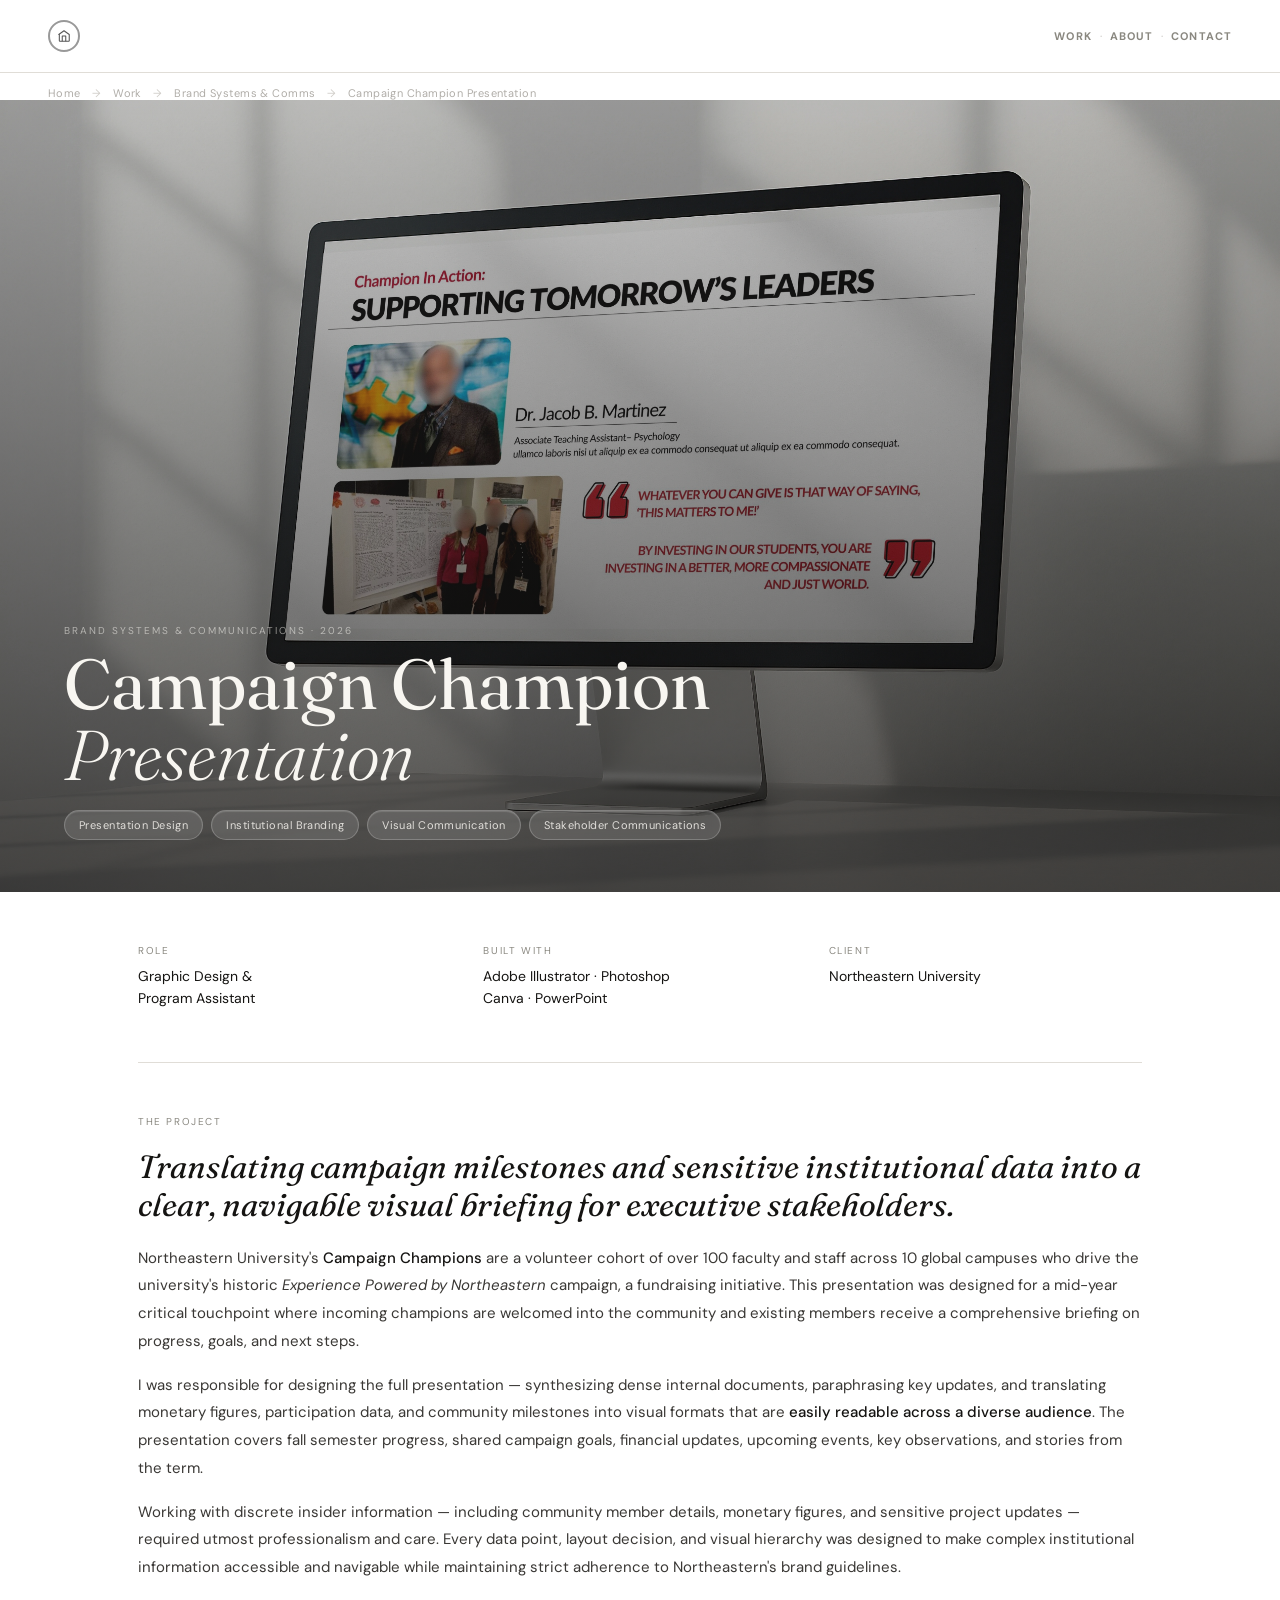
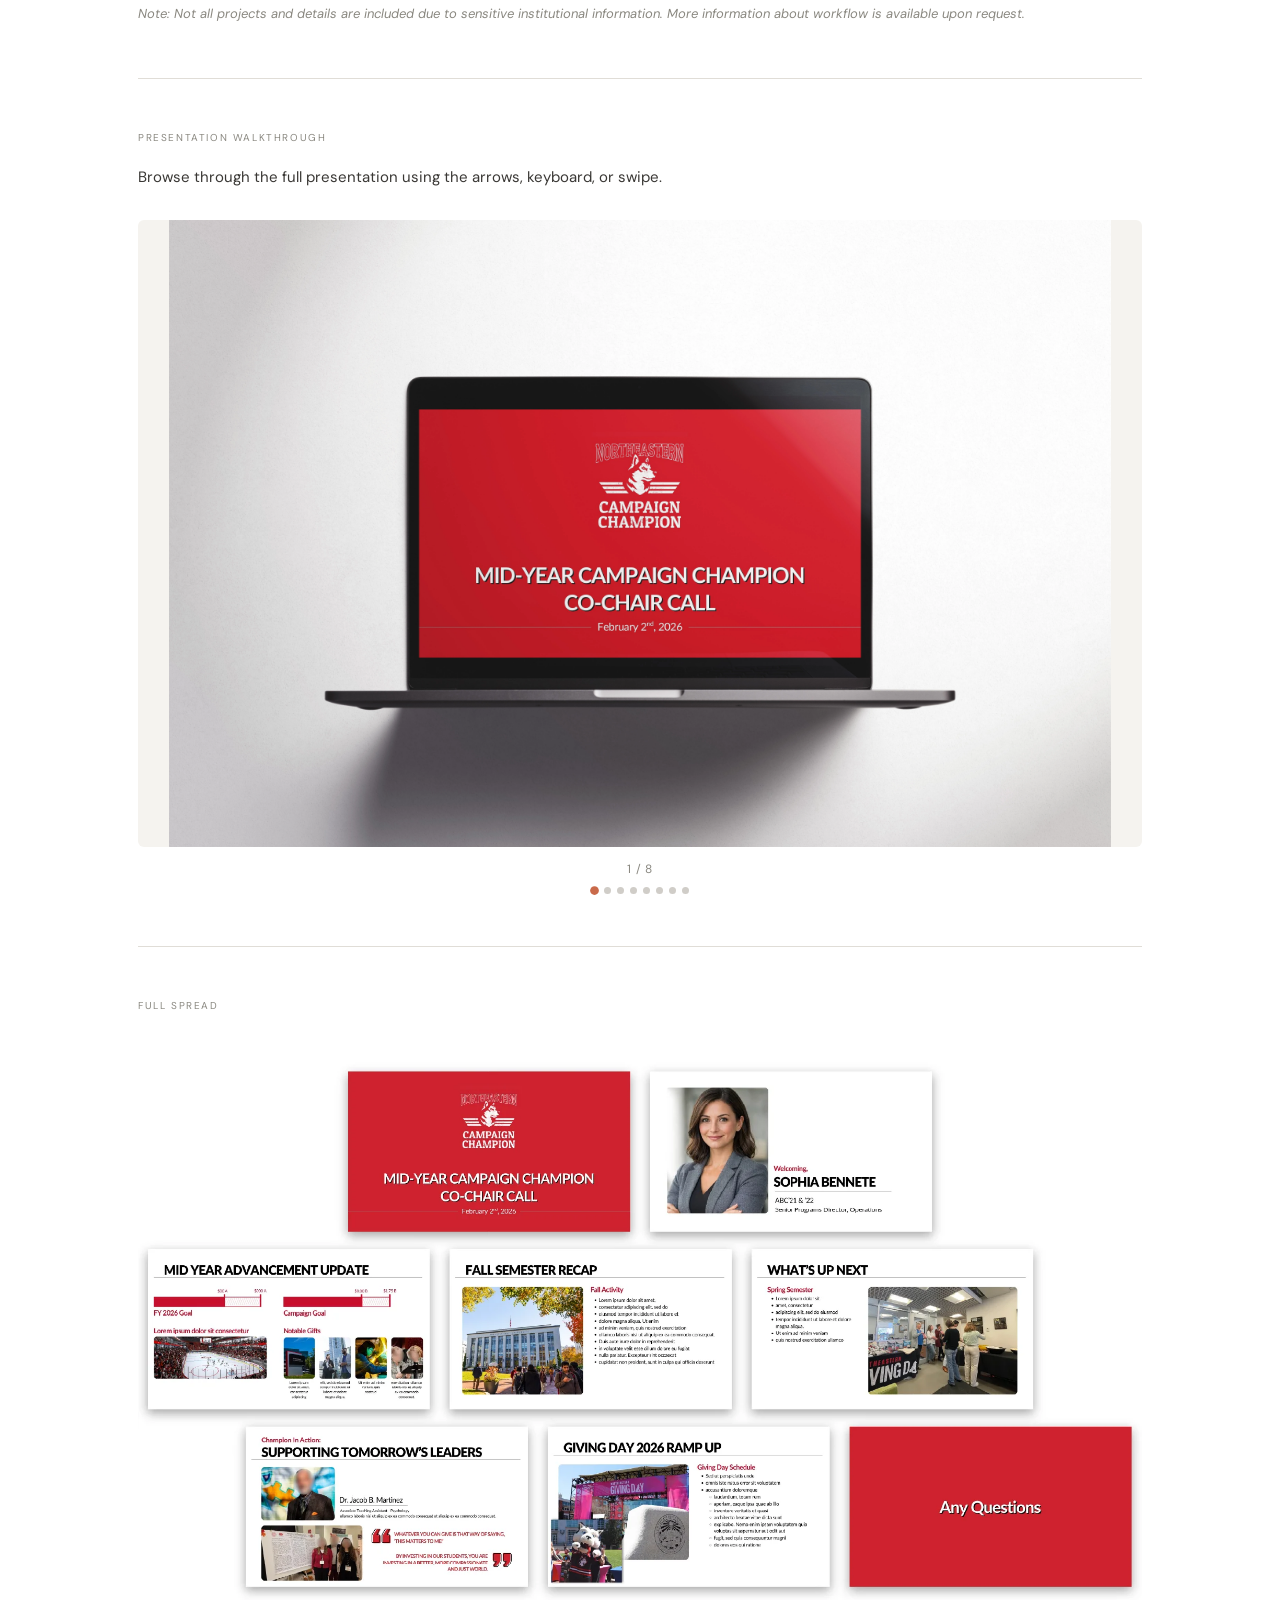
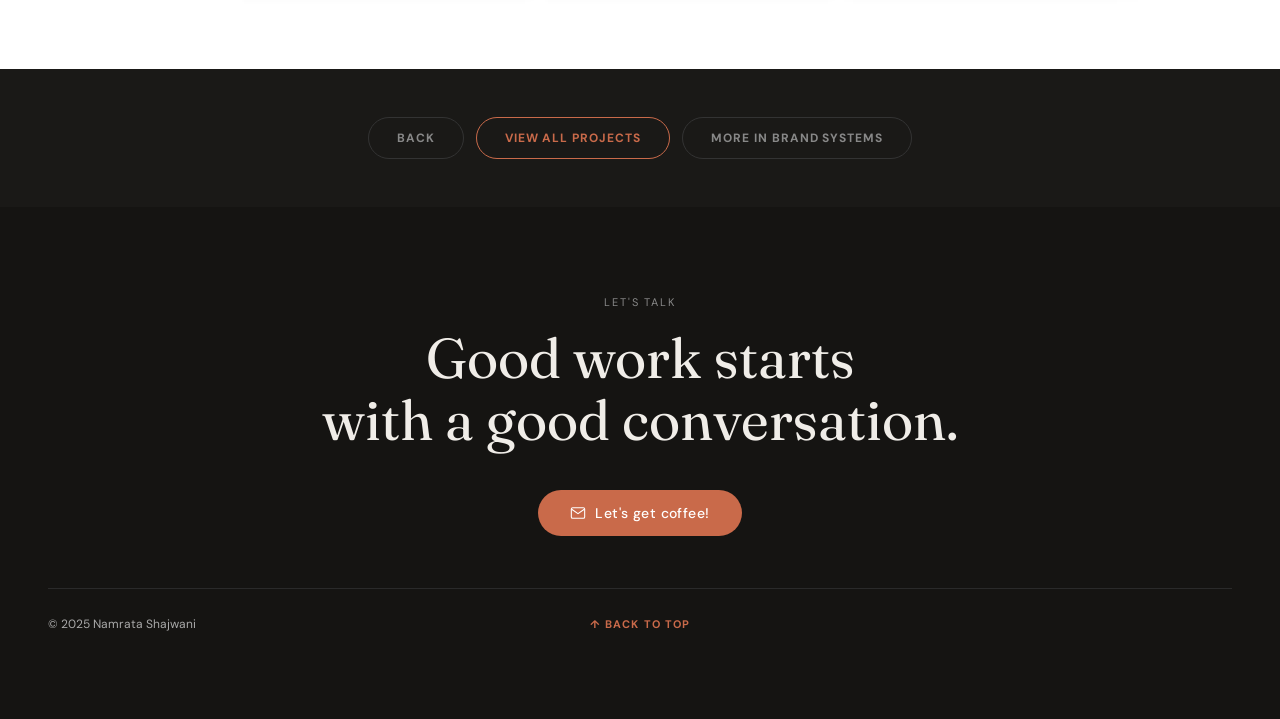
<file: work/cc-presentation.html>
<!DOCTYPE html>
<html lang="en">
<head>
<meta charset="UTF-8">
<meta name="viewport" content="width=device-width,initial-scale=1.0">
<title>Campaign Champion Presentation Design — Namrata Shajwani</title>
<meta name="description" content="Presentation design for Northeastern University's Campaign Champions mid-year Co-Chair Call — briefing stakeholders on progress, goals, and community impact through clear visual communication.">
<link href="https://fonts.googleapis.com/css2?family=Fraunces:ital,wght@0,300;0,400;0,500;0,700;1,300;1,400&family=DM+Sans:wght@300;400;500;700&display=swap" rel="stylesheet">
<link rel="stylesheet" href="../css/style.css">
<link rel="stylesheet" href="../css/project.css">
<style>
/* ── WIDER CONTAINER FOR THIS PROJECT ── */
.proj-container-wide{max-width:1100px;margin:0 auto;padding:0 48px}

/* ── LAPTOP SLIDESHOW ── */
.laptop-slideshow{position:relative;max-width:100%;margin:28px auto 0;user-select:none}
.laptop-screen{position:relative;width:100%;aspect-ratio:16/10;overflow:hidden;background:#f5f3ef;border-radius:6px}
.laptop-screen img{position:absolute;inset:0;width:100%;height:100%;object-fit:contain;opacity:0;transition:opacity .45s ease}
.laptop-screen img.ls-active{opacity:1}

/* slide arrows */
.ls-arrow{position:absolute;top:50%;transform:translateY(-50%);width:40px;height:40px;border-radius:50%;background:rgba(0,0,0,.35);border:none;cursor:pointer;color:#fff;font-size:18px;display:flex;align-items:center;justify-content:center;transition:background .2s,opacity .2s;z-index:5;opacity:0}
.laptop-slideshow:hover .ls-arrow{opacity:1}
.ls-arrow:hover{background:rgba(0,0,0,.65)}
.ls-prev{left:12px}
.ls-next{right:12px}

/* slide counter */
.ls-counter{text-align:center;margin-top:14px;font-size:12px;color:#8A8880;letter-spacing:.06em}

/* dot indicators */
.ls-dots{display:flex;justify-content:center;gap:6px;margin-top:10px}
.ls-dot{width:7px;height:7px;border-radius:50%;background:#D0CDC8;cursor:pointer;transition:background .25s,transform .25s}
.ls-dot.active{background:#C96A4A;transform:scale(1.25)}

/* spread image — full width */
.spread-wrap{margin-top:40px;border-radius:14px;overflow:hidden;background:#EAE8E2}
.spread-wrap img{width:100%;display:block}

@media(max-width:1024px){
  .proj-container-wide{padding:0 32px}
}
@media(max-width:768px){
  .proj-container-wide{padding:0 20px}
  .ls-arrow{width:32px;height:32px;font-size:15px;opacity:1}
  .ls-prev{left:6px}
  .ls-next{right:6px}
}
@media(max-width:480px){
  .proj-container-wide{padding:0 16px}
  .ls-arrow{width:28px;height:28px;font-size:13px}
}
</style>
</head>
<body>

<!-- NAV -->
<nav id="nav" class="nav-solid">
  <a class="nav-circle" id="navCircle" href="../index.html">
    <span class="home-icon" style="opacity:1">
      <svg width="14" height="14" viewBox="0 0 24 24" fill="none">
        <path d="M3 9.5L12 3l9 6.5V20a1 1 0 01-1 1H5a1 1 0 01-1-1V9.5z" stroke="#555" stroke-width="1.8" stroke-linejoin="round"/>
        <polyline points="9,21 9,12 15,12 15,21" stroke="#555" stroke-width="1.8" stroke-linejoin="round"/>
      </svg>
    </span>
  </a>
  <div class="nav-right">
    <a href="../index.html#work">Work</a>
    <span class="nav-sep">·</span>
    <a href="../index.html#about">About</a>
    <span class="nav-sep">·</span>
    <a href="../index.html#contact">Contact</a>
  </div>
</nav>

<!-- BREADCRUMB -->
<div class="breadcrumb">
  <a href="../index.html">Home</a>
  <span class="bc-sep">→</span>
  <a href="../index.html#work">Work</a>
  <span class="bc-sep">→</span>
  <a href="all.html?cat=brand">Brand Systems & Comms</a>
  <span class="bc-sep">→</span>
  Campaign Champion Presentation
</div>

<!-- HERO -->
<div class="proj-hero">
  <img src="../images/work/cc-presentation/cc-presentation-heroimage.webp" alt="Campaign Champion Presentation — Northeastern University">
  <div class="proj-hero-overlay"></div>
  <div class="proj-hero-content">
    <div class="proj-hero-cat">Brand Systems & Communications · 2026</div>
    <div class="proj-hero-title">Campaign Champion<br><em>Presentation</em></div>
    <div class="pill-row">
      <span class="kpill">Presentation Design</span>
      <span class="kpill">Institutional Branding</span> 
      <span class="kpill">Visual Communication</span>
      <span class="kpill">Stakeholder Communications</span>
    </div>
  </div>
</div>

<div class="proj-container-wide">

  <!-- META -->
  <div class="meta-row">
    <div>
      <div class="meta-label">Role</div>
      <div class="meta-value">Graphic Design &<br>Program Assistant</div>
    </div>
    <div>
      <div class="meta-label">Built with</div>
      <div class="meta-value">Adobe Illustrator · Photoshop<br>Canva · PowerPoint</div>
    </div>
    <div>
      <div class="meta-label">Client</div>
      <div class="meta-value">Northeastern University</div>
    </div>
  </div>

  <!-- THE PROJECT -->
  <div class="proj-section">
    <div class="proj-sec-label">The Project</div>
    <div class="proj-sec-headline">Translating campaign milestones and sensitive institutional data into a clear, navigable visual briefing for executive stakeholders.</div>
    <div class="proj-body">
      <p>Northeastern University's <strong>Campaign Champions</strong> are a volunteer cohort of over 100 faculty and staff across 10 global campuses who drive the university's historic <em>Experience Powered by Northeastern</em> campaign, a fundraising initiative. This presentation was designed for a mid-year critical touchpoint where incoming champions are welcomed into the community and existing members receive a comprehensive briefing on progress, goals, and next steps.</p>
      <p>I was responsible for designing the full presentation — synthesizing dense internal documents, paraphrasing key updates, and translating monetary figures, participation data, and community milestones into visual formats that are <strong>easily readable across a diverse audience</strong>. The presentation covers fall semester progress, shared campaign goals, financial updates, upcoming events, key observations, and stories from the term.</p>
      <p>Working with discrete insider information — including community member details, monetary figures, and sensitive project updates — required utmost professionalism and care. Every data point, layout decision, and visual hierarchy was designed to make complex institutional information accessible and navigable while maintaining strict adherence to Northeastern's brand guidelines.</p>
      <p style="font-size:13px;color:#8A8880;margin-top:20px;font-style:italic">Note: Not all projects and details are included due to sensitive institutional information. More information about workflow is available upon request.</p>
    </div>
  </div>

  <!-- INTERACTIVE PRESENTATION SLIDESHOW -->
  <div class="proj-section">
    <div class="proj-sec-label">Presentation Walkthrough</div>
    <div class="proj-body" style="margin-bottom:8px">
      <p>Browse through the full presentation using the arrows, keyboard, or swipe.</p>
    </div>

    <div class="laptop-slideshow" id="laptopSlideshow" tabindex="0">
      <div class="laptop-screen" id="laptopScreen">
        <img src="../images/work/cc-presentation/cc1.webp" alt="Slide 1" class="ls-active" loading="lazy">
        <img src="../images/work/cc-presentation/cc2.webp" alt="Slide 2" loading="lazy">
        <img src="../images/work/cc-presentation/cc3.webp" alt="Slide 3" loading="lazy">
        <img src="../images/work/cc-presentation/cc4.webp" alt="Slide 4" loading="lazy">
        <img src="../images/work/cc-presentation/cc5.webp" alt="Slide 5" loading="lazy">
        <img src="../images/work/cc-presentation/cc6.webp" alt="Slide 6" loading="lazy">
        <img src="../images/work/cc-presentation/cc7.webp" alt="Slide 7" loading="lazy">
        <img src="../images/work/cc-presentation/cc8.webp" alt="Slide 8" loading="lazy">
      </div>
      <button class="ls-arrow ls-prev" id="lsPrev">‹</button>
      <button class="ls-arrow ls-next" id="lsNext">›</button>
      <div class="ls-counter"><span id="lsCurrent">1</span> / <span id="lsTotal">8</span></div>
      <div class="ls-dots" id="lsDots"></div>
    </div>
  </div>

  <!-- SPREAD VIEW -->
  <div class="proj-section">
    <div class="proj-sec-label">Full Spread</div>
    <div class="spread-wrap">
      <img src="../images/work/cc-presentation/cc-presentation-spread.webp" alt="All slides spread view" loading="lazy">
    </div>
  </div>

</div>

<!-- PROJECT NAVIGATION -->
<div class="proj-nav">
  <a class="pn-btn" href="javascript:history.back()">
    <span class="pn-arrow pn-arrow-left">←</span>
    Back
  </a>
  <a class="pn-btn pn-btn-active" href="all.html">
    View All Projects
  </a>
  <a class="pn-btn" href="all.html?cat=brand">
    More in Brand Systems
    <span class="pn-arrow pn-arrow-right">→</span>
  </a>
</div>

<!-- CONTACT -->
<div class="contact" id="contact">
  <div class="contact-pre">Let's talk</div>
  <div class="contact-head">Good work starts<br>with a good conversation.</div>
  <div class="c-btns">
    <a class="c-btn-coffee" href="mailto:shajwaninamrata@gmail.com?subject=Let's%20chat%20more%20over%20coffee">
      <svg width="16" height="16" viewBox="0 0 24 24" fill="none"><path d="M4 4h16c1.1 0 2 .9 2 2v12c0 1.1-.9 2-2 2H4c-1.1 0-2-.9-2-2V6c0-1.1.9-2 2-2z" stroke="#fff" stroke-width="1.6"/><polyline points="22,6 12,13 2,6" stroke="#fff" stroke-width="1.6"/></svg>
      Let's get coffee!
    </a>
  </div>
  <div class="contact-foot">
    <span class="contact-copy">© 2025 Namrata Shajwani</span>
    <button class="back-btn" onclick="window.scrollTo({top:0,behavior:'smooth'})">↑ Back to top</button>
    <span></span>
  </div>
</div>

<script src="../js/main.js"></script>
<script>
// ── LAPTOP SLIDESHOW ──
(function(){
  var screen=document.getElementById('laptopScreen');
  var slides=screen.querySelectorAll('img');
  var prevBtn=document.getElementById('lsPrev');
  var nextBtn=document.getElementById('lsNext');
  var counter=document.getElementById('lsCurrent');
  var dotsWrap=document.getElementById('lsDots');
  var slideshow=document.getElementById('laptopSlideshow');
  var total=slides.length;
  var cur=0;

  for(var i=0;i<total;i++){
    var d=document.createElement('div');
    d.className='ls-dot'+(i===0?' active':'');
    d.setAttribute('data-i',i);
    d.addEventListener('click',function(){goTo(parseInt(this.getAttribute('data-i')))});
    dotsWrap.appendChild(d);
  }
  var dots=dotsWrap.querySelectorAll('.ls-dot');

  function goTo(idx){
    slides[cur].classList.remove('ls-active');
    dots[cur].classList.remove('active');
    cur=((idx%total)+total)%total;
    slides[cur].classList.add('ls-active');
    dots[cur].classList.add('active');
    counter.textContent=cur+1;
  }

  prevBtn.addEventListener('click',function(){goTo(cur-1)});
  nextBtn.addEventListener('click',function(){goTo(cur+1)});

  slideshow.addEventListener('keydown',function(e){
    if(e.key==='ArrowLeft'||e.key==='ArrowUp'){e.preventDefault();goTo(cur-1)}
    if(e.key==='ArrowRight'||e.key==='ArrowDown'){e.preventDefault();goTo(cur+1)}
  });
  var inView=false;
  if('IntersectionObserver' in window){
    new IntersectionObserver(function(entries){inView=entries[0].isIntersecting},{threshold:.3}).observe(slideshow);
  }
  document.addEventListener('keydown',function(e){
    if(!inView)return;
    if(e.key==='ArrowLeft'){e.preventDefault();goTo(cur-1)}
    if(e.key==='ArrowRight'){e.preventDefault();goTo(cur+1)}
  });

  var sx=0,sy=0;
  screen.addEventListener('touchstart',function(e){sx=e.touches[0].clientX;sy=e.touches[0].clientY},{passive:true});
  screen.addEventListener('touchend',function(e){
    var dx=e.changedTouches[0].clientX-sx;
    var dy=e.changedTouches[0].clientY-sy;
    if(Math.abs(dx)>Math.abs(dy)&&Math.abs(dx)>40){dx<0?goTo(cur+1):goTo(cur-1)}
  },{passive:true});

  var wheelCooldown=false;
  slideshow.addEventListener('wheel',function(e){
    if(wheelCooldown)return;
    // only respond to horizontal swipes (trackpad), ignore vertical scroll
    if(Math.abs(e.deltaX)<Math.abs(e.deltaY))return;
    if(Math.abs(e.deltaX)>15){
      e.preventDefault();
      e.deltaX>0?goTo(cur+1):goTo(cur-1);
      wheelCooldown=true;
      setTimeout(function(){wheelCooldown=false},500);
    }
  },{passive:false});
})();
</script>
</body>
</html>
</file>
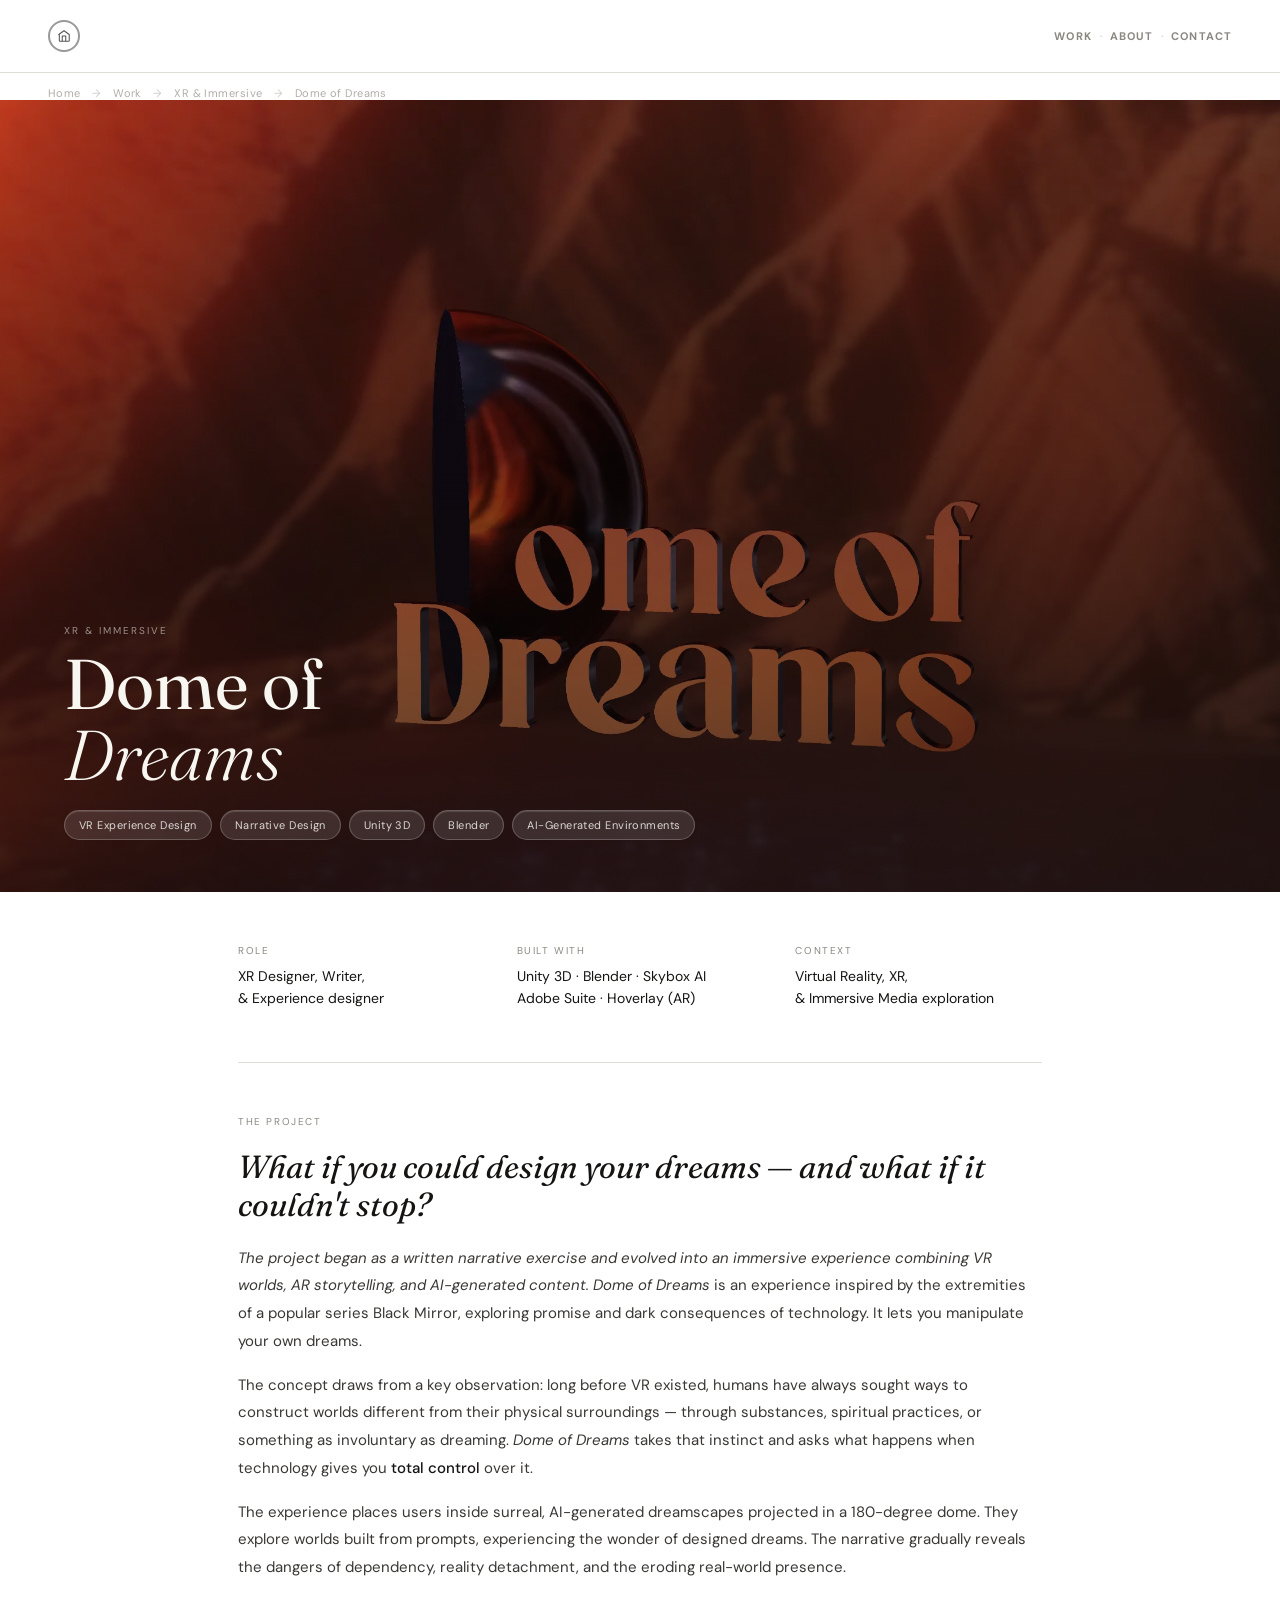
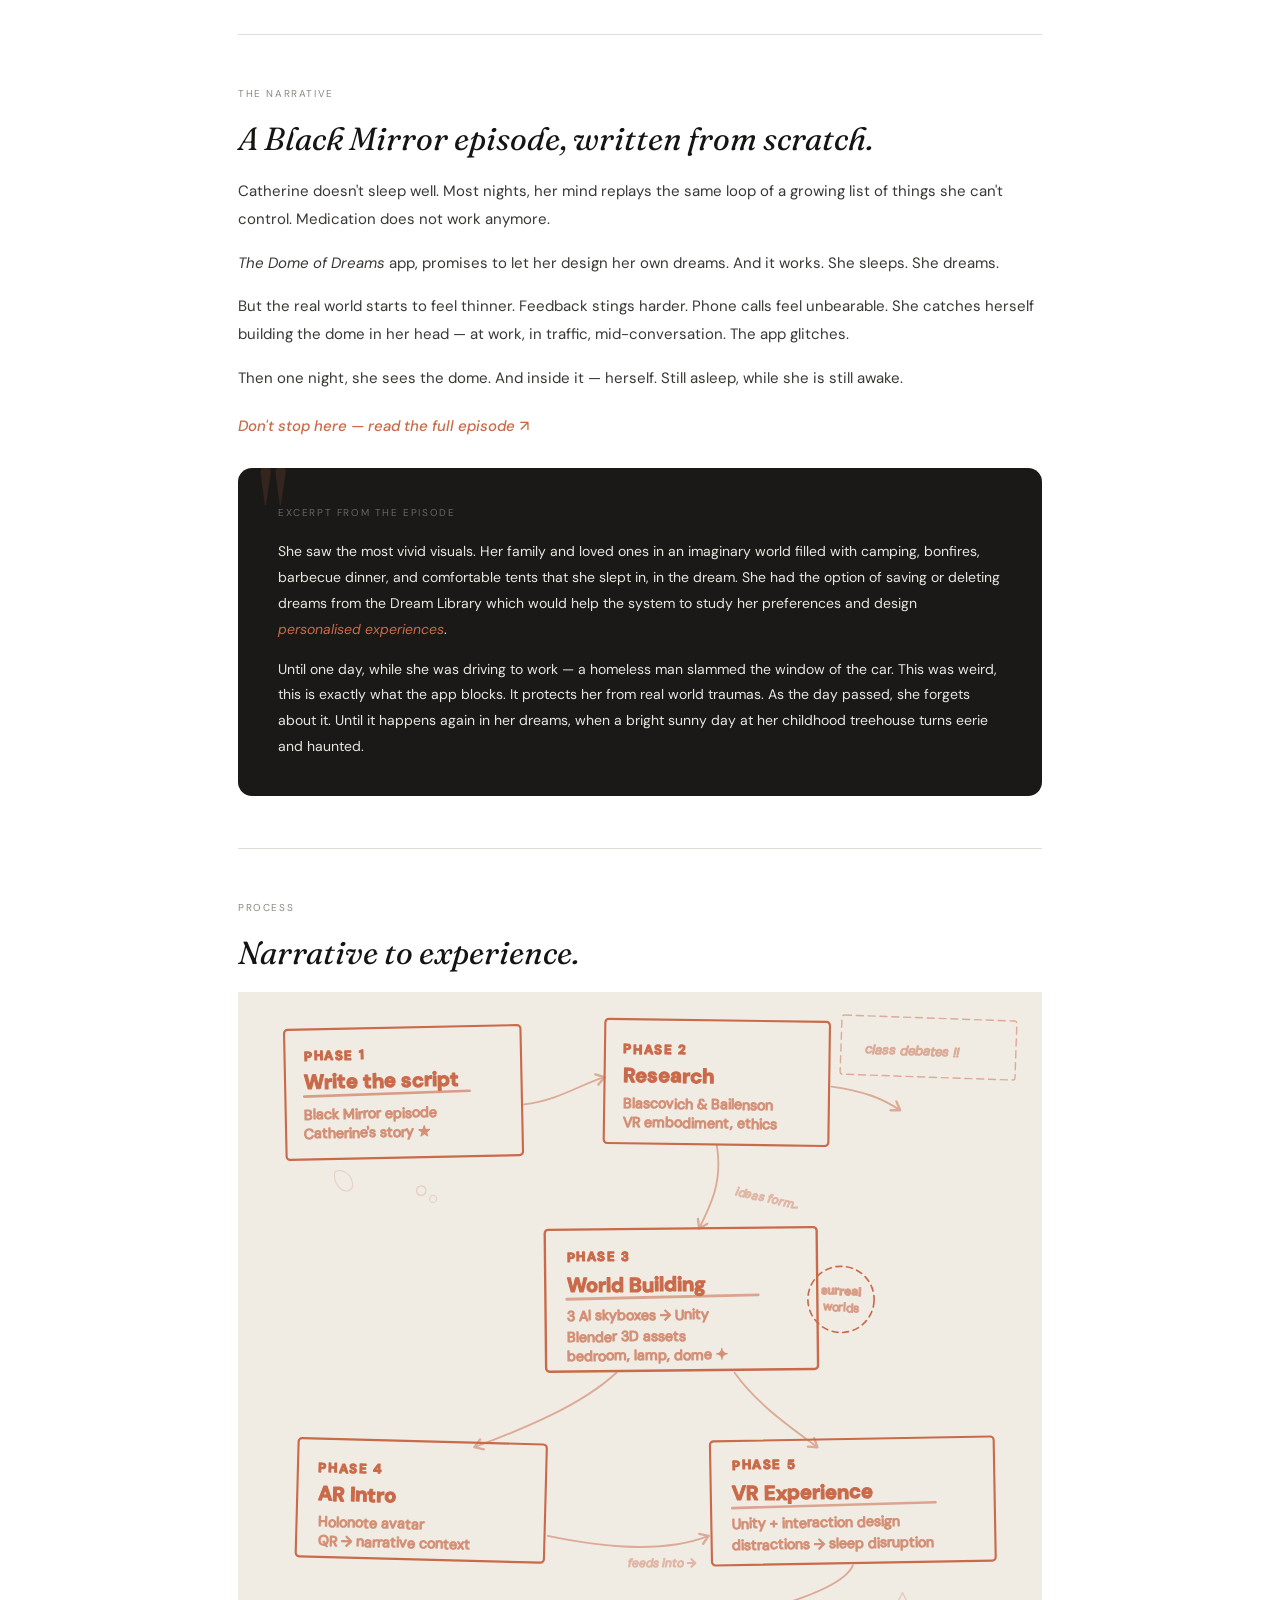
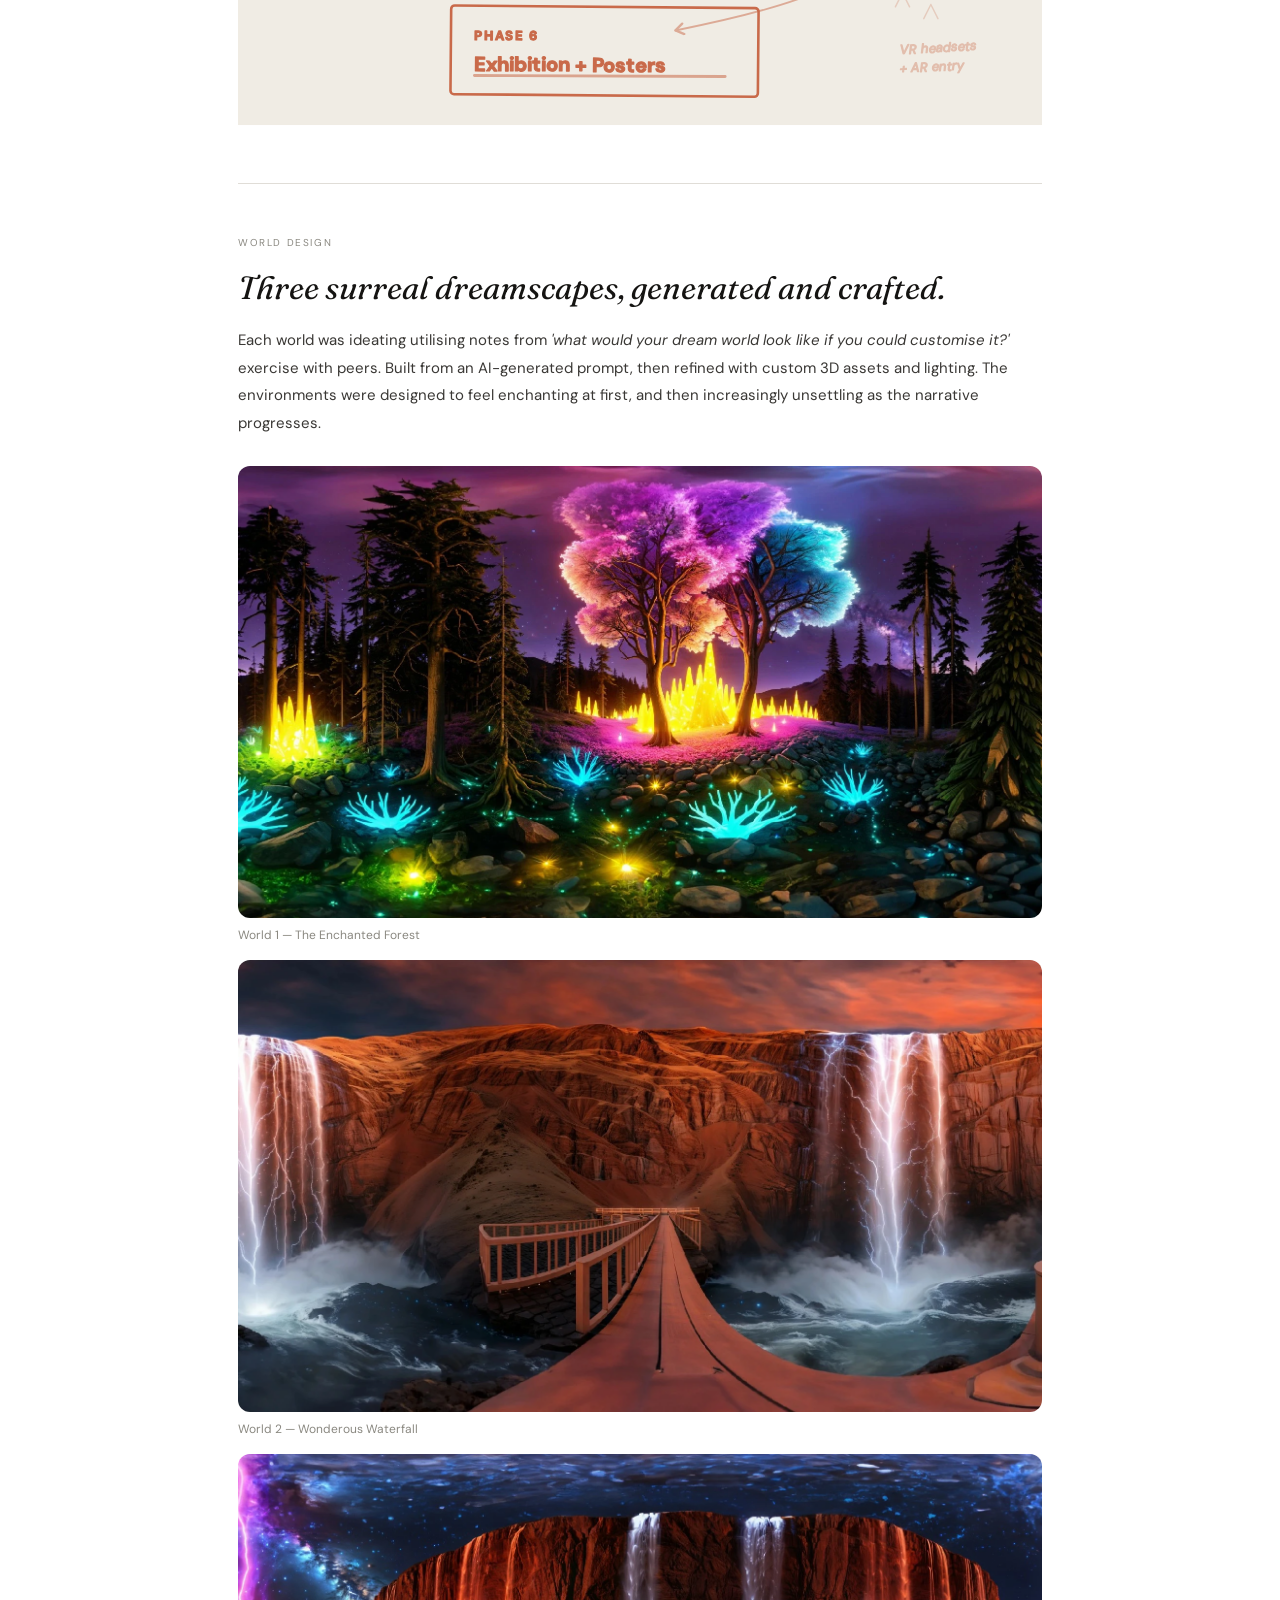
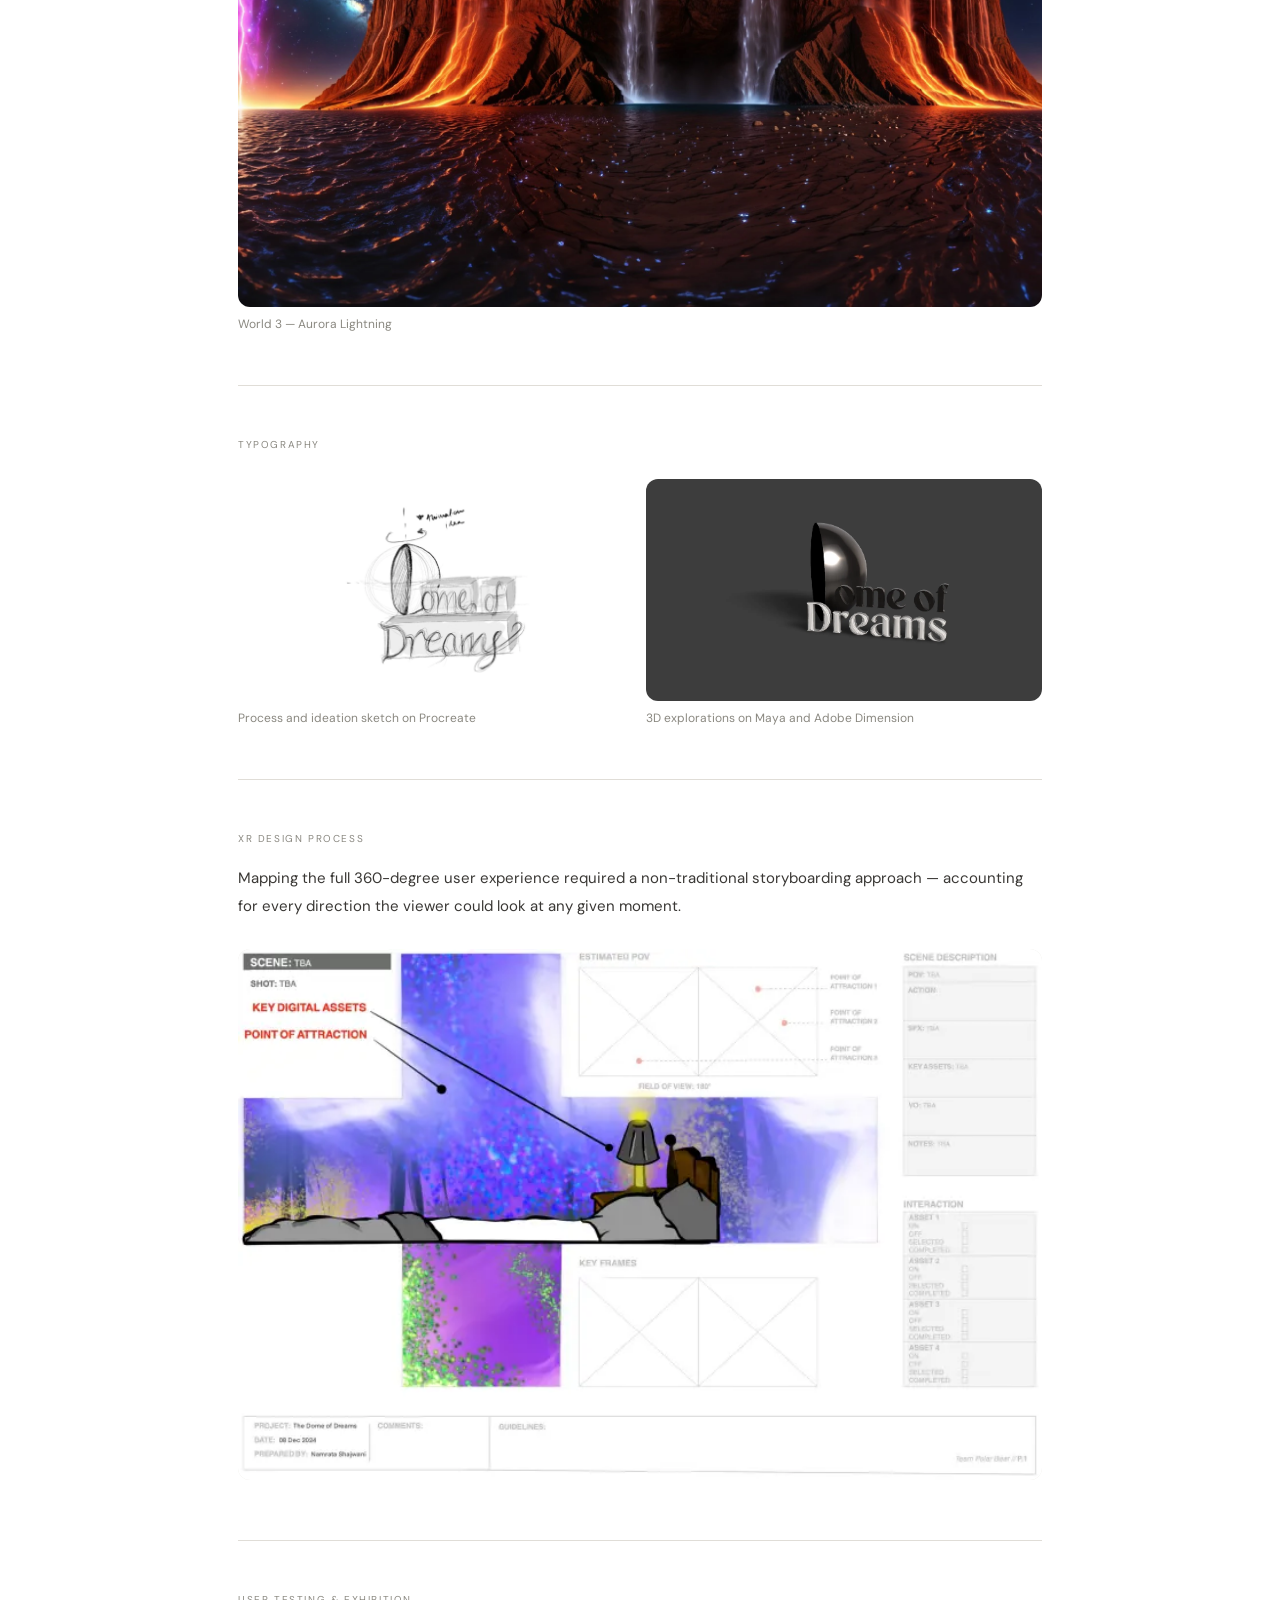
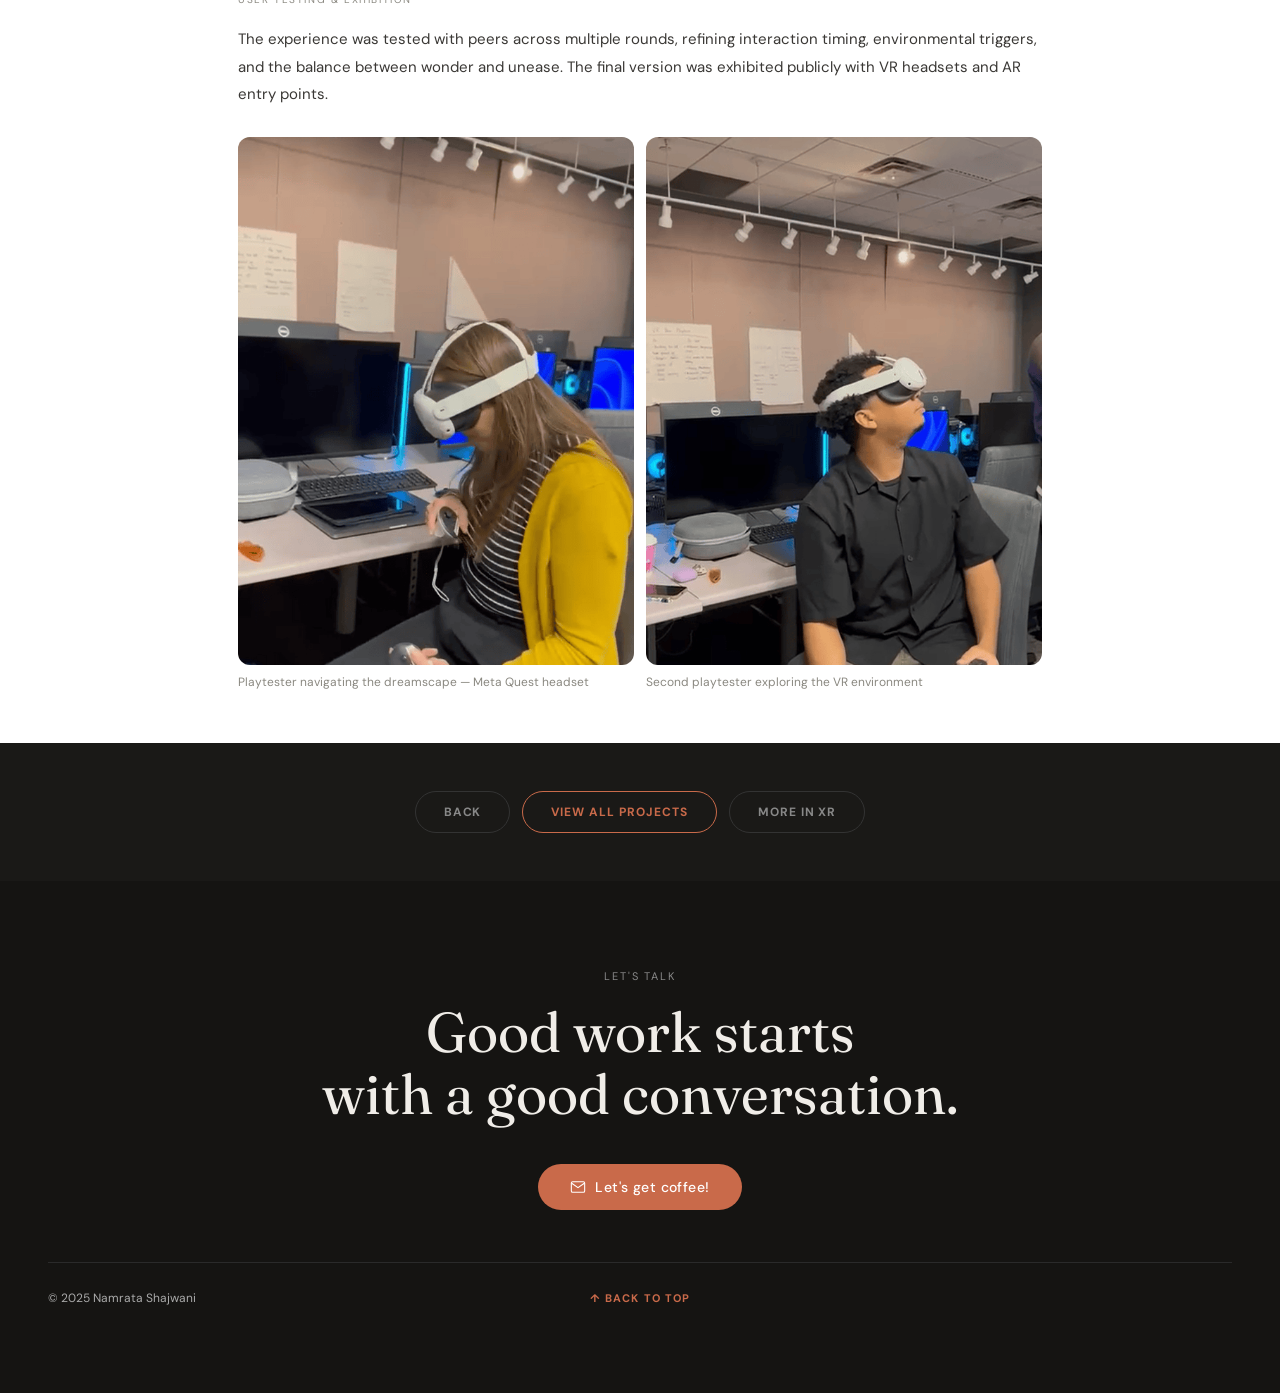
<file: work/dome-of-dreams.html>
<!DOCTYPE html>
<html lang="en">
<head>
<meta charset="UTF-8">
<meta name="viewport" content="width=device-width,initial-scale=1.0">
<title>Dome of Dreams — Namrata Shajwani</title>
<meta name="description" content="A Black Mirror-inspired VR experience exploring dream manipulation, lucid dreaming, and the ethics of immersive technology — built with Unity 3D, Blender, and AI-generated worlds.">
<link href="https://fonts.googleapis.com/css2?family=Fraunces:ital,wght@0,300;0,400;0,500;0,700;1,300;1,400&family=DM+Sans:wght@300;400;500;700&display=swap" rel="stylesheet">
<link rel="stylesheet" href="../css/style.css">
<link rel="stylesheet" href="../css/project.css">
<style>
/* narrative excerpt */
.narrative-block{background:#1a1917;border-radius:14px;padding:36px 40px;margin-top:28px;color:#E8E6E0;font-size:14px;line-height:1.85;position:relative;overflow:hidden}
.narrative-block::before{content:'"';position:absolute;top:-10px;left:20px;font-family:'Fraunces',serif;font-size:120px;color:rgba(201,106,74,.15);line-height:1}
.narrative-block p{margin-bottom:14px;position:relative;z-index:1}
.narrative-block p:last-child{margin-bottom:0}
.narrative-block em{color:#C96A4A;font-style:italic}
.narrative-label{font-size:10px;letter-spacing:.16em;color:#666;text-transform:uppercase;margin-bottom:16px;position:relative;z-index:1}

/* full-width single image */
.img-single{margin-top:28px}
.img-single .img-wrap{border-radius:12px;overflow:hidden;background:#EAE8E2}
.img-single .img-wrap img{width:100%;height:auto;object-fit:contain;display:block}

@media(max-width:768px){
  .narrative-block{padding:28px 24px}
}
@media(max-width:480px){
  .narrative-block{padding:24px 20px;font-size:13px}
}
</style>
</head>
<body>

<!-- NAV -->
<nav id="nav" class="nav-solid">
  <a class="nav-circle" id="navCircle" href="../index.html">
    <span class="home-icon" style="opacity:1">
      <svg width="14" height="14" viewBox="0 0 24 24" fill="none">
        <path d="M3 9.5L12 3l9 6.5V20a1 1 0 01-1 1H5a1 1 0 01-1-1V9.5z" stroke="#555" stroke-width="1.8" stroke-linejoin="round"/>
        <polyline points="9,21 9,12 15,12 15,21" stroke="#555" stroke-width="1.8" stroke-linejoin="round"/>
      </svg>
    </span>
  </a>
  <div class="nav-right">
    <a href="../index.html#work">Work</a>
    <span class="nav-sep">·</span>
    <a href="../index.html#about">About</a>
    <span class="nav-sep">·</span>
    <a href="../index.html#contact">Contact</a>
  </div>
</nav>

<!-- BREADCRUMB -->
<div class="breadcrumb">
  <a href="../index.html">Home</a>
  <span class="bc-sep">→</span>
  <a href="../index.html#work">Work</a>
  <span class="bc-sep">→</span>
  <a href="all.html?cat=xr">XR & Immersive</a>
  <span class="bc-sep">→</span>
  Dome of Dreams
</div>

<!-- HERO -->
<div class="proj-hero">
  <img src="../images/work/dome-of-dreams/domeofdreams-hero.webp" alt="Dome of Dreams — VR Experience">
  <div class="proj-hero-overlay"></div>
  <div class="proj-hero-content">
    <div class="proj-hero-cat">XR & Immersive</div>
    <div class="proj-hero-title">Dome of<br><em>Dreams</em></div>
    <div class="pill-row">
      <span class="kpill">VR Experience Design</span>
      <span class="kpill">Narrative Design</span>
      <span class="kpill">Unity 3D</span>
      <span class="kpill">Blender</span>
      <span class="kpill">AI-Generated Environments</span>
    </div>
  </div>
</div>

<div class="proj-container" style="max-width:900px;margin:0 auto;padding:0 48px">

  <!-- META -->
  <div class="meta-row">
    <div>
      <div class="meta-label">Role</div>
      <div class="meta-value">XR Designer, Writer,<br>& Experience designer</div>
    </div>
    <div>
      <div class="meta-label">Built with</div>
      <div class="meta-value">Unity 3D · Blender · Skybox AI<br>Adobe Suite · Hoverlay (AR)</div>
    </div>
    <div>
      <div class="meta-label">Context</div>
      <div class="meta-value">Virtual Reality, XR,<br> & Immersive Media exploration</div>
    </div>
  </div>

  <!-- THE PROJECT -->
  <div class="proj-section">
    <div class="proj-sec-label">The Project</div>
    <div class="proj-sec-headline">What if you could design your dreams — and what if it couldn't stop?</div>
    <div class="proj-body">
      <p><em>The project began as a written narrative exercise and evolved into an immersive experience combining VR worlds, AR storytelling, and AI-generated content. Dome of Dreams</em> is an experience inspired by the extremities of a popular series Black Mirror, exploring promise and dark consequences of technology. It lets you manipulate your own dreams.</p>
      <p>The concept draws from a key observation: long before VR existed, humans have always sought ways to construct worlds different from their physical surroundings — through substances, spiritual practices, or something as involuntary as dreaming. <em>Dome of Dreams</em> takes that instinct and asks what happens when technology gives you <strong>total control</strong> over it.</p>
      <p>The experience places users inside surreal, AI-generated dreamscapes projected in a 180-degree dome. They explore worlds built from prompts, experiencing the wonder of designed dreams. The narrative gradually reveals the dangers of dependency, reality detachment, and the eroding real-world presence.</p>
    </div>
  </div>

  <!-- NARRATIVE EXCERPT -->
  <div class="proj-section">
    <div class="proj-sec-label">The Narrative</div>
    <div class="proj-sec-headline">A Black Mirror episode, written from scratch.</div>
    <div class="proj-body">
       <p>Catherine doesn't sleep well. Most nights, her mind replays the same loop of a growing list of things she can't control. Medication does not work anymore.</p>
      <p><em>The Dome of Dreams</em> app, promises to let her design her own dreams. And it works. She sleeps. She dreams.</p>
      <p>But the real world starts to feel thinner. Feedback stings harder. Phone calls feel unbearable. She catches herself building the dome in her head — at work, in traffic, mid-conversation. The app glitches.</p>
      <p>Then one night, she sees the dome. And inside it — herself. Still asleep, while she is still awake.</p>
      <p style="margin-top:20px"><a href="../assets/dome-of-dreams-episode.pdf" target="_blank" style="color:#C96A4A;text-decoration:none;font-weight:500;font-style:italic;transition:opacity .2s">Don't stop here — read the full episode ↗</a></p>
    </div>
    <div class="narrative-block">
      <div class="narrative-label">Excerpt from the episode</div>
      <p>She saw the most vivid visuals. Her family and loved ones in an imaginary world filled with camping, bonfires, barbecue dinner, and comfortable tents that she slept in, in the dream. She had the option of saving or deleting dreams from the Dream Library which would help the system to study her preferences and design <em>personalised experiences</em>.</p>
      <p>Until one day, while she was driving to work — a homeless man slammed the window of the car. This was weird, this is exactly what the app blocks. It protects her from real world traumas. As the day passed, she forgets about it. Until it happens again in her dreams, when a bright sunny day at her childhood treehouse turns eerie and haunted.</p>
    </div>
  </div>

  <!-- PROCESS SKETCH MAP -->
  <div class="proj-section">
    <div class="proj-sec-label">Process</div>
    <div class="proj-sec-headline">Narrative to experience.</div>

    <svg width="100%" viewBox="0 0 680 620" xmlns="http://www.w3.org/2000/svg" style="font-family:'DM Sans',sans-serif">
<defs>
<marker id="sk-arrow" viewBox="0 0 10 10" refX="8" refY="5" markerWidth="7" markerHeight="7" orient="auto-start-reverse"><path d="M2 1L8 5L2 9" fill="none" stroke="context-stroke" stroke-width="1.8" stroke-linecap="round" stroke-linejoin="round"/></marker>
</defs>
<rect x="0" y="0" width="680" height="620" fill="#f0ece4" rx="0"/>
<g stroke="#C96A4A" fill="none" stroke-linecap="round" stroke-linejoin="round">
<rect x="40" y="30" width="200" height="110" rx="3" stroke-width="1.8" transform="rotate(-1.2 140 85)"/>
<text x="56" y="58" font-size="11" font-weight="700" letter-spacing=".12em" fill="#C96A4A" transform="rotate(-1.2 56 58)">PHASE 1</text>
<text x="56" y="82" font-size="17" font-weight="700" fill="#C96A4A" transform="rotate(-1.2 56 82)">Write the script</text>
<line x1="56" y1="87" x2="196" y2="85" stroke-width="2.2" stroke="#C96A4A" opacity=".6" transform="rotate(-1.2 126 86)"/>
<text x="56" y="108" font-size="12" fill="#C96A4A" opacity=".7" transform="rotate(-1.2 56 108)">Black Mirror episode</text>
<text x="56" y="124" font-size="12" fill="#C96A4A" opacity=".7" transform="rotate(-1.2 56 124)">Catherine's story ★</text>
<path d="M242 95 C270 92, 290 78, 310 72" stroke-width="1.6" stroke="#C96A4A" opacity=".5" marker-end="url(#sk-arrow)"/>
<rect x="310" y="24" width="190" height="105" rx="3" stroke-width="1.8" transform="rotate(0.8 405 76)"/>
<text x="326" y="52" font-size="11" font-weight="700" letter-spacing=".12em" fill="#C96A4A" transform="rotate(0.8 326 52)">PHASE 2</text>
<text x="326" y="76" font-size="17" font-weight="700" fill="#C96A4A" transform="rotate(0.8 326 76)">Research</text>
<text x="326" y="98" font-size="12" fill="#C96A4A" opacity=".7" transform="rotate(0.8 326 98)">Blascovich & Bailenson</text>
<text x="326" y="114" font-size="12" fill="#C96A4A" opacity=".7" transform="rotate(0.8 326 114)">VR embodiment, ethics</text>
<path d="M502 80 C530 84, 545 90, 560 100" stroke-width="1.6" stroke="#C96A4A" opacity=".5" marker-end="url(#sk-arrow)"/>
<rect x="510" y="22" width="148" height="50" rx="2" stroke-width="1.2" stroke-dasharray="6 4" transform="rotate(2 584 47)" opacity=".5"/>
<text x="530" y="52" font-size="11" fill="#C96A4A" opacity=".5" font-style="italic" transform="rotate(2 530 52)">class debates !!</text>
<path d="M405 130 C410 160, 400 180, 390 200" stroke-width="1.6" stroke="#C96A4A" opacity=".5" marker-end="url(#sk-arrow)"/>
<text x="420" y="172" font-size="10" fill="#C96A4A" opacity=".4" font-style="italic" transform="rotate(12 420 172)">ideas form...</text>
<rect x="260" y="200" width="230" height="120" rx="3" stroke-width="2" transform="rotate(-0.6 375 260)"/>
<text x="278" y="228" font-size="11" font-weight="700" letter-spacing=".12em" fill="#C96A4A" transform="rotate(-0.6 278 228)">PHASE 3</text>
<text x="278" y="254" font-size="17" font-weight="700" fill="#C96A4A" transform="rotate(-0.6 278 254)">World Building</text>
<line x1="278" y1="259" x2="440" y2="257" stroke-width="2.5" stroke="#C96A4A" opacity=".55" transform="rotate(-0.6 359 258)"/>
<text x="278" y="278" font-size="12" fill="#C96A4A" opacity=".7" transform="rotate(-0.6 278 278)">3 AI skyboxes → Unity</text>
<text x="278" y="296" font-size="12" fill="#C96A4A" opacity=".7" transform="rotate(-0.6 278 296)">Blender 3D assets</text>
<text x="278" y="312" font-size="12" fill="#C96A4A" opacity=".7" transform="rotate(-0.6 278 312)">bedroom, lamp, dome ✦</text>
<circle cx="510" cy="260" r="28" stroke-width="1.4" stroke-dasharray="5 4" transform="rotate(3 510 260)" fill="none"/>
<text x="510" y="256" font-size="10" fill="#C96A4A" opacity=".6" text-anchor="middle" font-weight="700" transform="rotate(3 510 256)">surreal</text>
<text x="510" y="270" font-size="10" fill="#C96A4A" opacity=".6" text-anchor="middle" transform="rotate(3 510 270)">worlds</text>
<path d="M320 322 C290 350, 240 370, 200 385" stroke-width="1.6" stroke="#C96A4A" opacity=".5" marker-end="url(#sk-arrow)"/>
<path d="M420 322 C440 350, 470 370, 490 385" stroke-width="1.6" stroke="#C96A4A" opacity=".5" marker-end="url(#sk-arrow)"/>
<rect x="50" y="380" width="210" height="100" rx="3" stroke-width="1.8" transform="rotate(1.5 155 430)"/>
<text x="68" y="406" font-size="11" font-weight="700" letter-spacing=".12em" fill="#C96A4A" transform="rotate(1.5 68 406)">PHASE 4</text>
<text x="68" y="430" font-size="17" font-weight="700" fill="#C96A4A" transform="rotate(1.5 68 430)">AR Intro</text>
<text x="68" y="452" font-size="12" fill="#C96A4A" opacity=".7" transform="rotate(1.5 68 452)">Holonote avatar</text>
<text x="68" y="468" font-size="12" fill="#C96A4A" opacity=".7" transform="rotate(1.5 68 468)">QR → narrative context</text>
<rect x="400" y="378" width="240" height="105" rx="3" stroke-width="1.8" transform="rotate(-1 520 430)"/>
<text x="418" y="404" font-size="11" font-weight="700" letter-spacing=".12em" fill="#C96A4A" transform="rotate(-1 418 404)">PHASE 5</text>
<text x="418" y="430" font-size="17" font-weight="700" fill="#C96A4A" transform="rotate(-1 418 430)">VR Experience</text>
<line x1="418" y1="435" x2="590" y2="433" stroke-width="2.2" stroke="#C96A4A" opacity=".55" transform="rotate(-1 504 434)"/>
<text x="418" y="454" font-size="12" fill="#C96A4A" opacity=".7" transform="rotate(-1 418 454)">Unity + interaction design</text>
<text x="418" y="472" font-size="12" fill="#C96A4A" opacity=".7" transform="rotate(-1 418 472)">distractions → sleep disruption</text>
<path d="M262 460 C310 470, 360 475, 398 460" stroke-width="1.6" stroke="#C96A4A" opacity=".5" marker-end="url(#sk-arrow)"/>
<text x="330" y="486" font-size="10" fill="#C96A4A" opacity=".4" font-style="italic">feeds into →</text>
<path d="M520 485 C510 510, 420 530, 370 540" stroke-width="1.6" stroke="#C96A4A" opacity=".5" marker-end="url(#sk-arrow)"/>
<rect x="180" y="520" width="260" height="75" rx="3" stroke-width="2.2" transform="rotate(0.5 310 557)"/>
<text x="200" y="548" font-size="11" font-weight="700" letter-spacing=".12em" fill="#C96A4A" transform="rotate(0.5 200 548)">PHASE 6</text>
<text x="200" y="574" font-size="17" font-weight="700" fill="#C96A4A" transform="rotate(0.5 200 574)">Exhibition + Posters</text>
<line x1="200" y1="579" x2="412" y2="578" stroke-width="2.5" stroke="#C96A4A" opacity=".55" transform="rotate(0.5 306 578)"/>
<path d="M556 520 L562 508 L568 520" stroke-width="1.2" opacity=".25" fill="none"/>
<path d="M580 530 L586 518 L592 530" stroke-width="1.2" opacity=".25" fill="none"/>
<circle cx="155" cy="168" r="4" stroke-width="1" opacity=".25" fill="none"/>
<circle cx="165" cy="175" r="3" stroke-width="1" opacity=".2" fill="none"/>
<text x="560" y="560" font-size="11" fill="#C96A4A" opacity=".35" font-style="italic" transform="rotate(-3 560 560)">VR headsets</text>
<text x="560" y="576" font-size="11" fill="#C96A4A" opacity=".35" font-style="italic" transform="rotate(-3 560 576)">+ AR entry</text>
<path d="M82 152 C80 160, 86 170, 94 168 C100 165, 96 155, 90 152 C86 150, 82 152, 82 152" stroke-width="1" opacity=".2"/>
</g>
</svg>
  </div>

  <!-- WORLD DESIGN -->
  <div class="proj-section">
    <div class="proj-sec-label">World Design</div>
    <div class="proj-sec-headline">Three surreal dreamscapes, generated and crafted.</div>
    <div class="proj-body">
      <p>Each world was ideating utilising notes from <em>'what would your dream world look like if you could customise it?'</em> exercise with peers. Built from an AI-generated prompt, then refined with custom 3D assets and lighting. The environments were designed to feel enchanting at first, and then increasingly unsettling as the narrative progresses.</p>
    </div>
    <div style="display:flex;flex-direction:column;gap:16px;margin-top:28px">
      <div>
        <div class="img-wrap wide">
          <img src="../images/work/dome-of-dreams/domeofdreams-world1.webp" alt="Dream World 1" loading="lazy">
        </div>
        <div class="img-cap">World 1 — The Enchanted Forest</div>
      </div>
      <div>
        <div class="img-wrap wide">
          <img src="../images/work/dome-of-dreams/domeofdreams-world2.webp" alt="Dream World 2" loading="lazy">
        </div>
        <div class="img-cap">World 2 — Wonderous Waterfall</div>
      </div>
      <div>
        <div class="img-wrap wide">
          <img src="../images/work/dome-of-dreams/domeofdreams-world3.webp" alt="Dream World 3" loading="lazy">
        </div>
        <div class="img-cap">World 3 — Aurora Lightning</div>
      </div>
    </div>
  </div>

  <!-- TYPOGRAPHY -->
  <div class="proj-section">
    <div class="proj-sec-label">Typography</div>
    <div class="img-grid-2">
      <div>
        <div class="img-wrap wide">
          <img src="../images/work/dome-of-dreams/logo-process.webp" alt="Logo process and ideation" loading="lazy">
        </div>
        <div class="img-cap">Process and ideation sketch on Procreate</div>
      </div>
      <div>
        <div class="img-wrap wide">
          <img src="../images/work/dome-of-dreams/dod-typography.webp" alt="3D typography explorations" loading="lazy">
        </div>
        <div class="img-cap">3D explorations on Maya and Adobe Dimension</div>
      </div>
    </div>
  </div>

  <!-- XR DESIGN PROCESS -->
  <div class="proj-section">
    <div class="proj-sec-label">XR Design Process</div>
    <div class="proj-body">
      <p>Mapping the full 360-degree user experience required a non-traditional storyboarding approach — accounting for every direction the viewer could look at any given moment.</p>
    </div>
    <div class="img-single">
      <div class="img-wrap">
        <img src="../images/work/dome-of-dreams/xrdesign-process.webp" alt="XR storyboard — 360 degree mapping" loading="lazy">
      </div>
      <div class="img-cap"></div>
    </div>
  </div>

  <!-- USER TESTING — animated GIFs -->
  <div class="proj-section">
    <div class="proj-sec-label">User Testing & Exhibition</div>
    <div class="proj-body">
      <p>The experience was tested with peers across multiple rounds, refining interaction timing, environmental triggers, and the balance between wonder and unease. The final version was exhibited publicly with VR headsets and AR entry points.</p>
    </div>
    <div class="img-grid-2">
      <div>
        <div class="img-wrap portrait">
          <img src="../images/work/dome-of-dreams/domeofdreams-testing1.gif" alt="User testing — player 1">
        </div>
        <div class="img-cap">Playtester navigating the dreamscape — Meta Quest headset</div>
      </div>
      <div>
        <div class="img-wrap portrait">
          <img src="../images/work/dome-of-dreams/domeofdreams-testing2.gif" alt="User testing — player 2">
        </div>
        <div class="img-cap">Second playtester exploring the VR environment</div>
      </div>
    </div>
  </div>

</div>

<!-- PROJECT NAVIGATION -->
<div class="proj-nav">
  <a class="pn-btn" href="javascript:history.back()">
    <span class="pn-arrow pn-arrow-left">←</span>
    Back
  </a>
  <a class="pn-btn pn-btn-active" href="all.html">
    View All Projects
  </a>
  <a class="pn-btn" href="all.html?cat=xr">
    More in XR
    <span class="pn-arrow pn-arrow-right">→</span>
  </a>
</div>

<!-- CONTACT -->
<div class="contact" id="contact">
  <div class="contact-pre">Let's talk</div>
  <div class="contact-head">Good work starts<br>with a good conversation.</div>
  <div class="c-btns">
    <a class="c-btn-coffee" href="mailto:shajwaninamrata@gmail.com?subject=Let's%20chat%20more%20over%20coffee">
      <svg width="16" height="16" viewBox="0 0 24 24" fill="none"><path d="M4 4h16c1.1 0 2 .9 2 2v12c0 1.1-.9 2-2 2H4c-1.1 0-2-.9-2-2V6c0-1.1.9-2 2-2z" stroke="#fff" stroke-width="1.6"/><polyline points="22,6 12,13 2,6" stroke="#fff" stroke-width="1.6"/></svg>
      Let's get coffee!
    </a>
  </div>
  <div class="contact-foot">
    <span class="contact-copy">© 2025 Namrata Shajwani</span>
    <button class="back-btn" onclick="window.scrollTo({top:0,behavior:'smooth'})">↑ Back to top</button>
    <span></span>
  </div>
</div>

<script src="../js/main.js"></script>
</body>
</html>
</file>
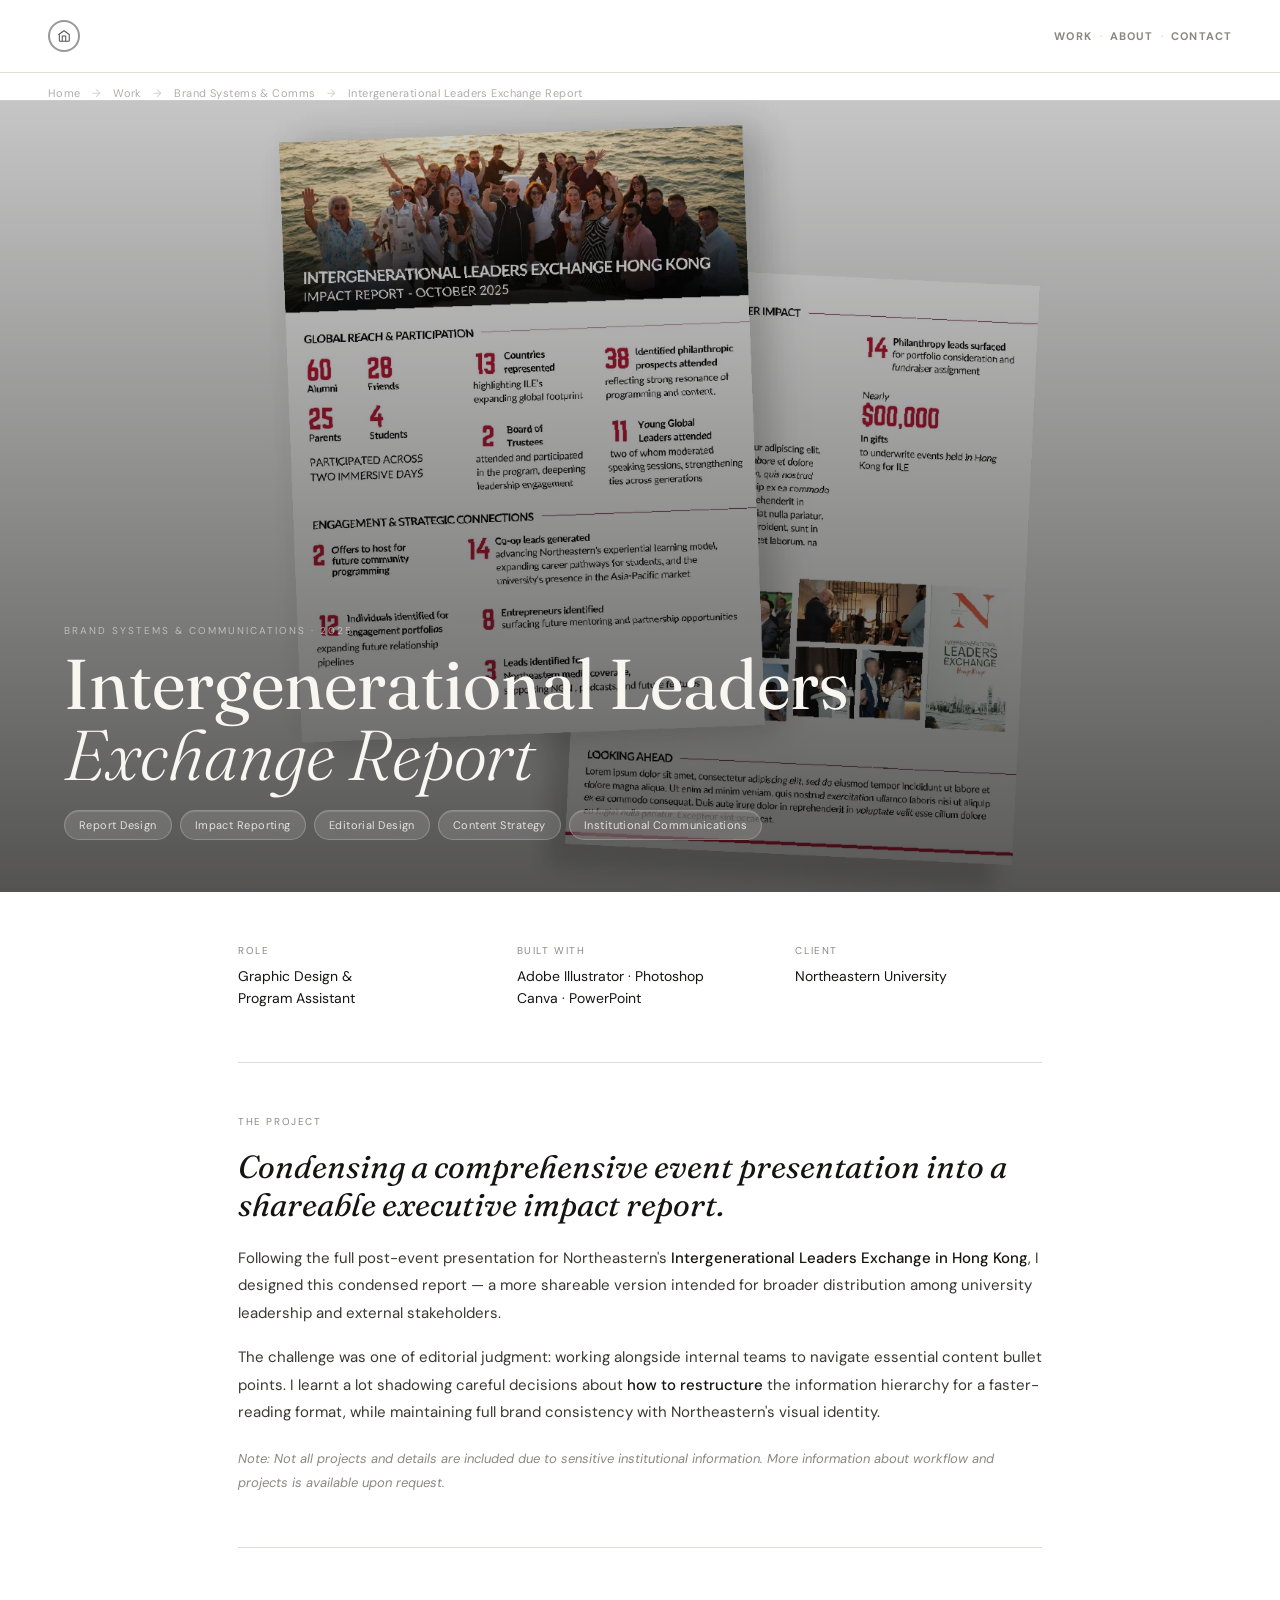
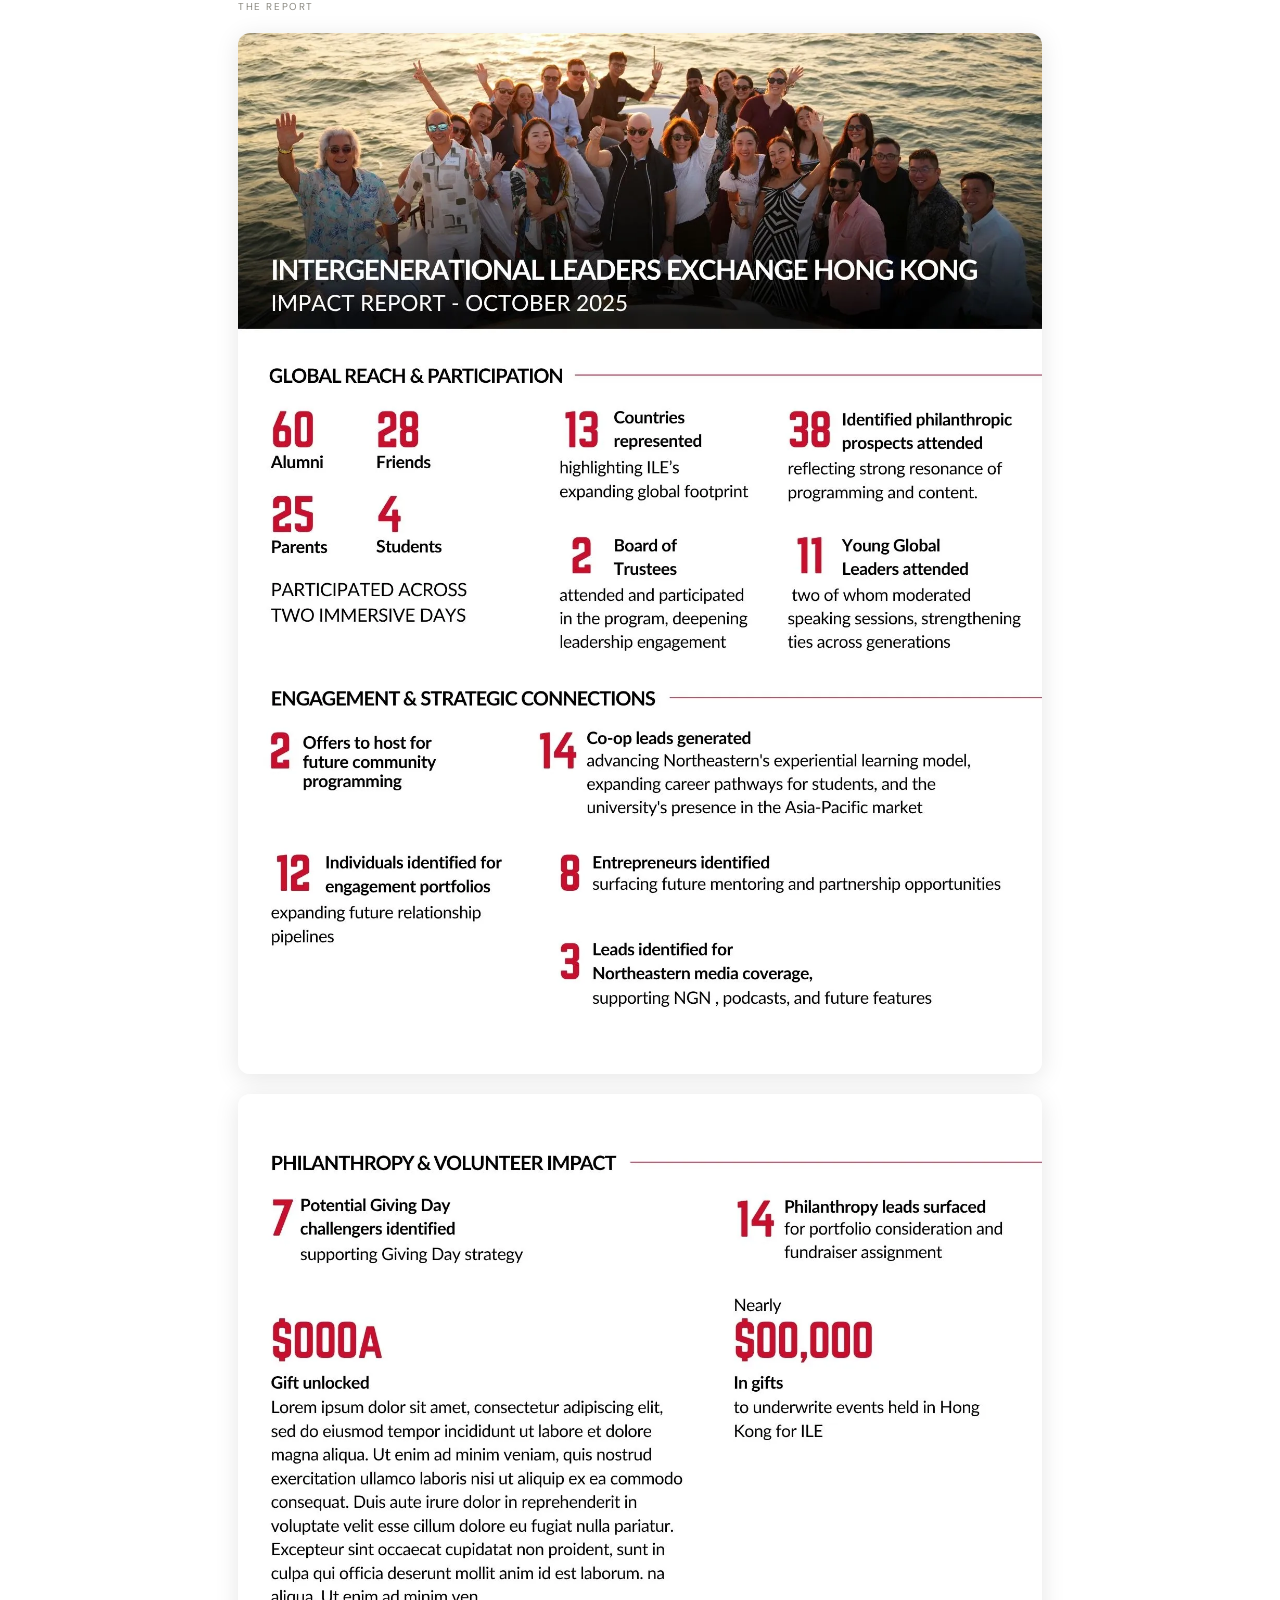
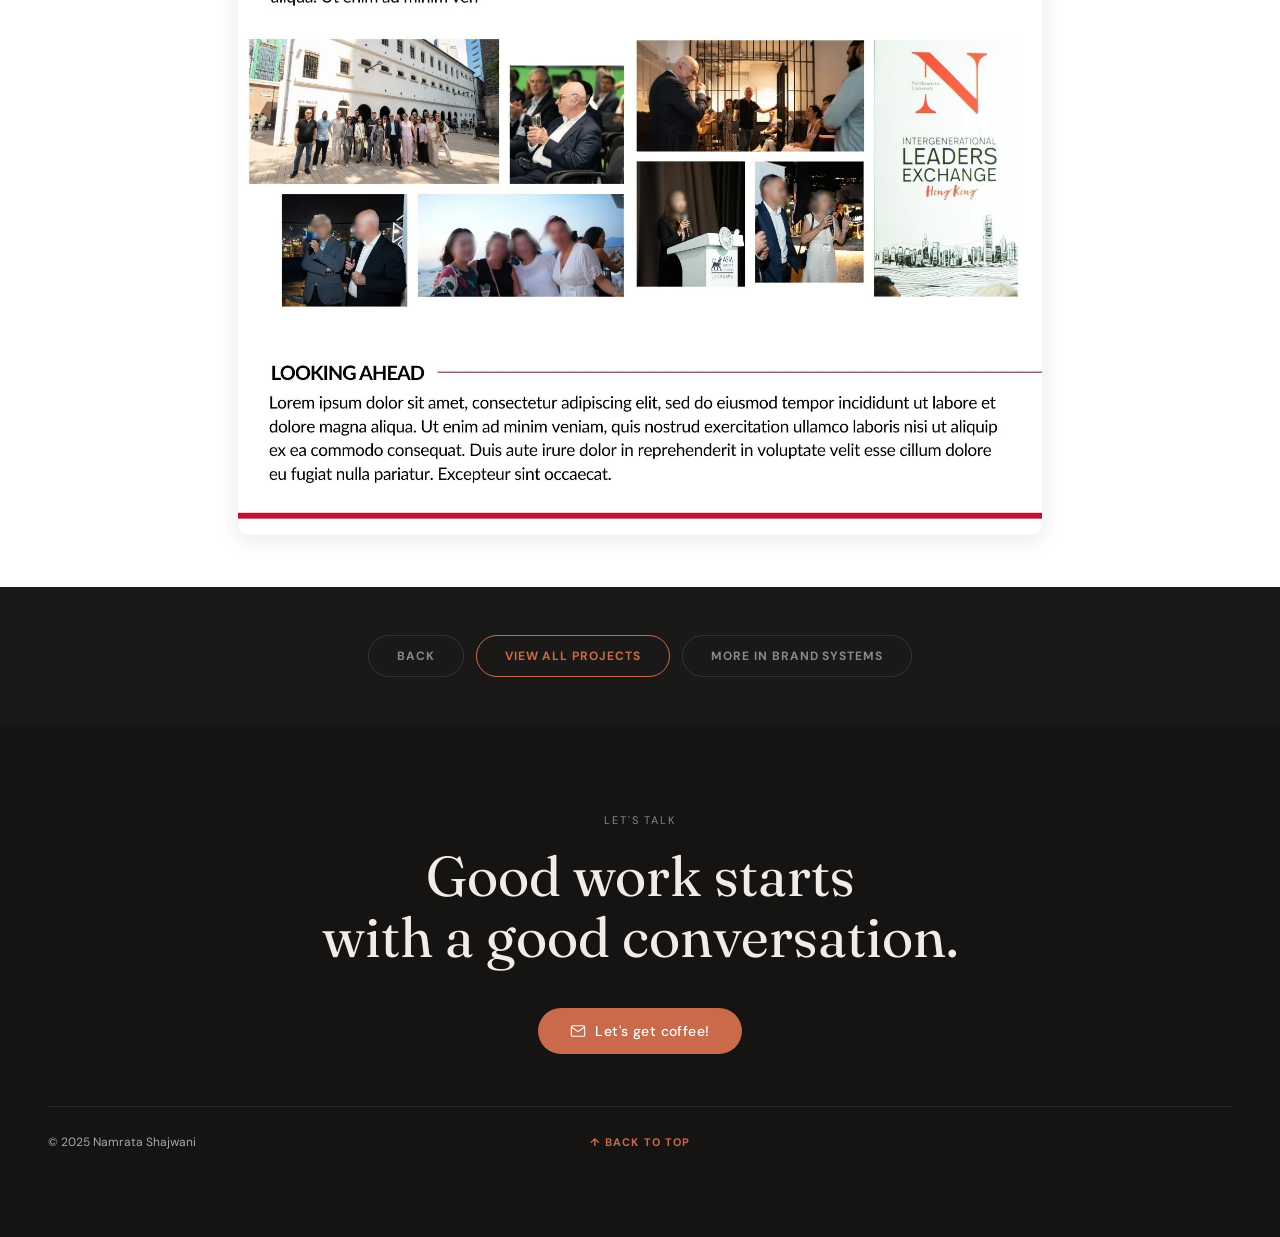
<file: work/hongkong-impact-report.html>
<!DOCTYPE html>
<html lang="en">
<head>
<meta charset="UTF-8">
<meta name="viewport" content="width=device-width,initial-scale=1.0">
<title>Intergenerational Leaders Exchange Report — Namrata Shajwani</title>
<meta name="description" content="Condensed impact report design for Northeastern University's Intergenerational Leaders Exchange Hong Kong event — distilling a flagship advancement event into a shareable executive summary.">
<link href="https://fonts.googleapis.com/css2?family=Fraunces:ital,wght@0,300;0,400;0,500;0,700;1,300;1,400&family=DM+Sans:wght@300;400;500;700&display=swap" rel="stylesheet">
<link rel="stylesheet" href="../css/style.css">
<link rel="stylesheet" href="../css/project.css">
</head>
<body>

<!-- NAV -->
<nav id="nav" class="nav-solid">
  <a class="nav-circle" id="navCircle" href="../index.html">
    <span class="home-icon" style="opacity:1">
      <svg width="14" height="14" viewBox="0 0 24 24" fill="none">
        <path d="M3 9.5L12 3l9 6.5V20a1 1 0 01-1 1H5a1 1 0 01-1-1V9.5z" stroke="#555" stroke-width="1.8" stroke-linejoin="round"/>
        <polyline points="9,21 9,12 15,12 15,21" stroke="#555" stroke-width="1.8" stroke-linejoin="round"/>
      </svg>
    </span>
  </a>
  <div class="nav-right">
    <a href="../index.html#work">Work</a>
    <span class="nav-sep">·</span>
    <a href="../index.html#about">About</a>
    <span class="nav-sep">·</span>
    <a href="../index.html#contact">Contact</a>
  </div>
</nav>

<!-- BREADCRUMB -->
<div class="breadcrumb">
  <a href="../index.html">Home</a>
  <span class="bc-sep">→</span>
  <a href="../index.html#work">Work</a>
  <span class="bc-sep">→</span>
  <a href="all.html?cat=brand">Brand Systems & Comms</a>
  <span class="bc-sep">→</span>
  Intergenerational Leaders Exchange Report
</div>

<!-- HERO -->
<div class="proj-hero">
  <img src="../images/work/hongkong-impact-report/ile-report.webp" alt="Intergenerational Leaders Exchange Report">
  <div class="proj-hero-overlay"></div>
  <div class="proj-hero-content">
    <div class="proj-hero-cat">Brand Systems & Communications · 2025</div>
    <div class="proj-hero-title">Intergenerational Leaders<br><em>Exchange Report</em></div>
    <div class="pill-row">
      <span class="kpill">Report Design</span>
      <span class="kpill">Impact Reporting</span>
      <span class="kpill">Editorial Design</span>
      <span class="kpill">Content Strategy</span>
      <span class="kpill">Institutional Communications</span>
    </div>
  </div>
</div>

<div class="proj-container" style="max-width:900px;margin:0 auto;padding:0 48px">

  <!-- META -->
  <div class="meta-row">
    <div>
      <div class="meta-label">Role</div>
      <div class="meta-value">Graphic Design &<br>Program Assistant</div>
    </div>
    <div>
      <div class="meta-label">Built with</div>
      <div class="meta-value">Adobe Illustrator · Photoshop<br>Canva · PowerPoint</div>
    </div>
    <div>
      <div class="meta-label">Client</div>
      <div class="meta-value">Northeastern University</div>
    </div>
  </div>

  <!-- THE PROJECT -->
  <div class="proj-section">
    <div class="proj-sec-label">The Project</div>
    <div class="proj-sec-headline">Condensing a comprehensive event presentation into a shareable executive impact report.</div>
    <div class="proj-body">
      <p>Following the full post-event presentation for Northeastern's <strong>Intergenerational Leaders Exchange in Hong Kong</strong>, I designed this condensed report — a more shareable version intended for broader distribution among university leadership and external stakeholders.</p>
      <p>The challenge was one of editorial judgment: working alongside internal teams to navigate essential content bullet points. I learnt a lot shadowing careful decisions about <strong>how to restructure</strong> the information hierarchy for a faster-reading format, while maintaining full brand consistency with Northeastern's visual identity.</p>
      <p style="font-size:13px;color:#8A8880;margin-top:20px;font-style:italic">Note: Not all projects and details are included due to sensitive institutional information. More information about workflow and projects is available upon request.</p>
    </div>
  </div>

  <!-- REPORT PAGES -->
  <div class="proj-section">
    <div class="proj-sec-label">The Report</div>
    <div style="display:flex;flex-direction:column;gap:20px;margin-top:20px">
      <div>
        <div style="border-radius:12px;overflow:hidden;box-shadow:0 4px 24px rgba(0,0,0,.1)">
          <img src="../images/work/hongkong-impact-report/page-1.webp" alt="Impact Report — Page 1" style="width:100%;display:block" loading="lazy">
        </div>
      </div>
      <div>
        <div style="border-radius:12px;overflow:hidden;box-shadow:0 4px 24px rgba(0,0,0,.1)">
          <img src="../images/work/hongkong-impact-report/page-2.webp" alt="Impact Report — Page 2" style="width:100%;display:block" loading="lazy">
        </div>
      </div>
    </div>
  </div>

  <!-- MORE CONTENT SECTIONS WILL BE ADDED LATER -->

</div>

<!-- PROJECT NAVIGATION -->
<div class="proj-nav">
  <a class="pn-btn" href="javascript:history.back()">
    <span class="pn-arrow pn-arrow-left">←</span>
    Back
  </a>
  <a class="pn-btn pn-btn-active" href="all.html">
    View All Projects
  </a>
  <a class="pn-btn" href="all.html?cat=brand">
    More in Brand Systems
    <span class="pn-arrow pn-arrow-right">→</span>
  </a>
</div>

<!-- CONTACT -->
<div class="contact" id="contact">
  <div class="contact-pre">Let's talk</div>
  <div class="contact-head">Good work starts<br>with a good conversation.</div>
  <div class="c-btns">
    <a class="c-btn-coffee" href="mailto:shajwaninamrata@gmail.com?subject=Let's%20chat%20more%20over%20coffee">
      <svg width="16" height="16" viewBox="0 0 24 24" fill="none"><path d="M4 4h16c1.1 0 2 .9 2 2v12c0 1.1-.9 2-2 2H4c-1.1 0-2-.9-2-2V6c0-1.1.9-2 2-2z" stroke="#fff" stroke-width="1.6"/><polyline points="22,6 12,13 2,6" stroke="#fff" stroke-width="1.6"/></svg>
      Let's get coffee!
    </a>
  </div>
  <div class="contact-foot">
    <span class="contact-copy">© 2025 Namrata Shajwani</span>
    <button class="back-btn" onclick="window.scrollTo({top:0,behavior:'smooth'})">↑ Back to top</button>
    <span></span>
  </div>
</div>

<script src="../js/main.js"></script>
</body>
</html>
</file>
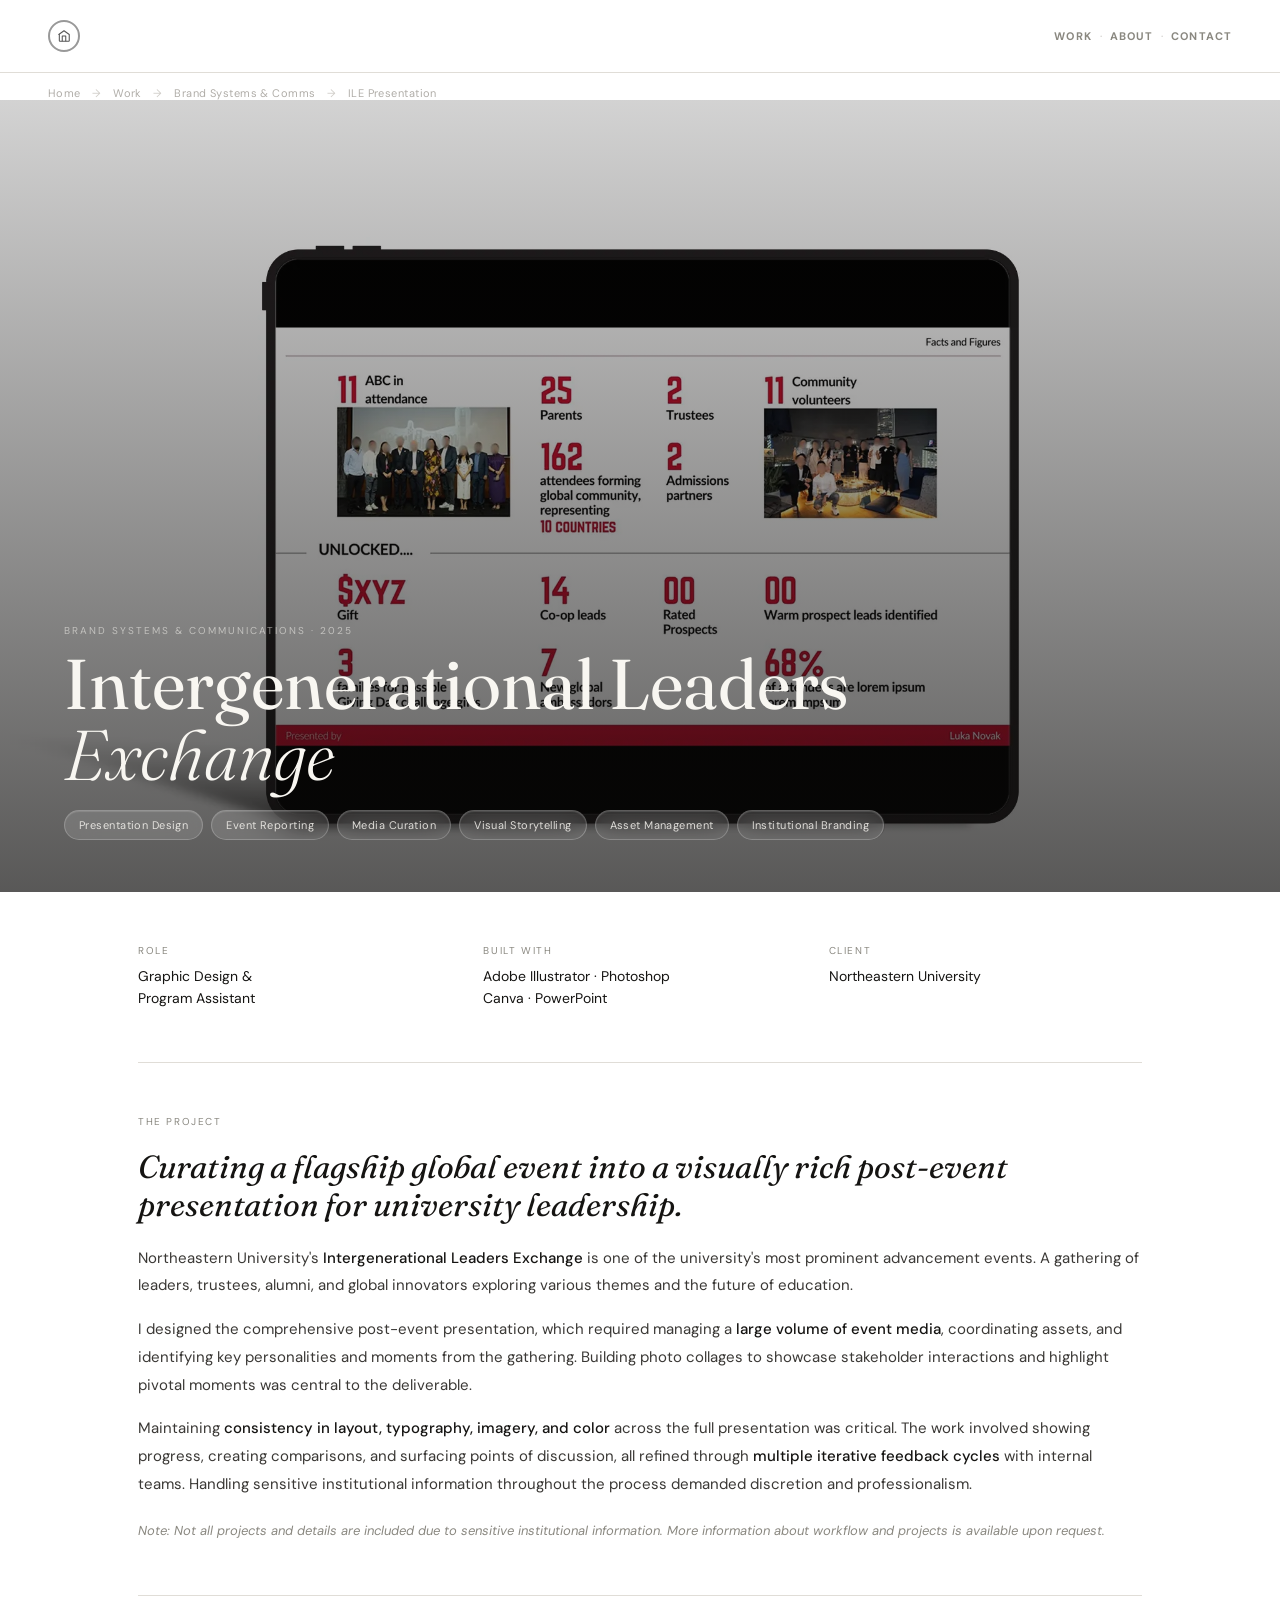
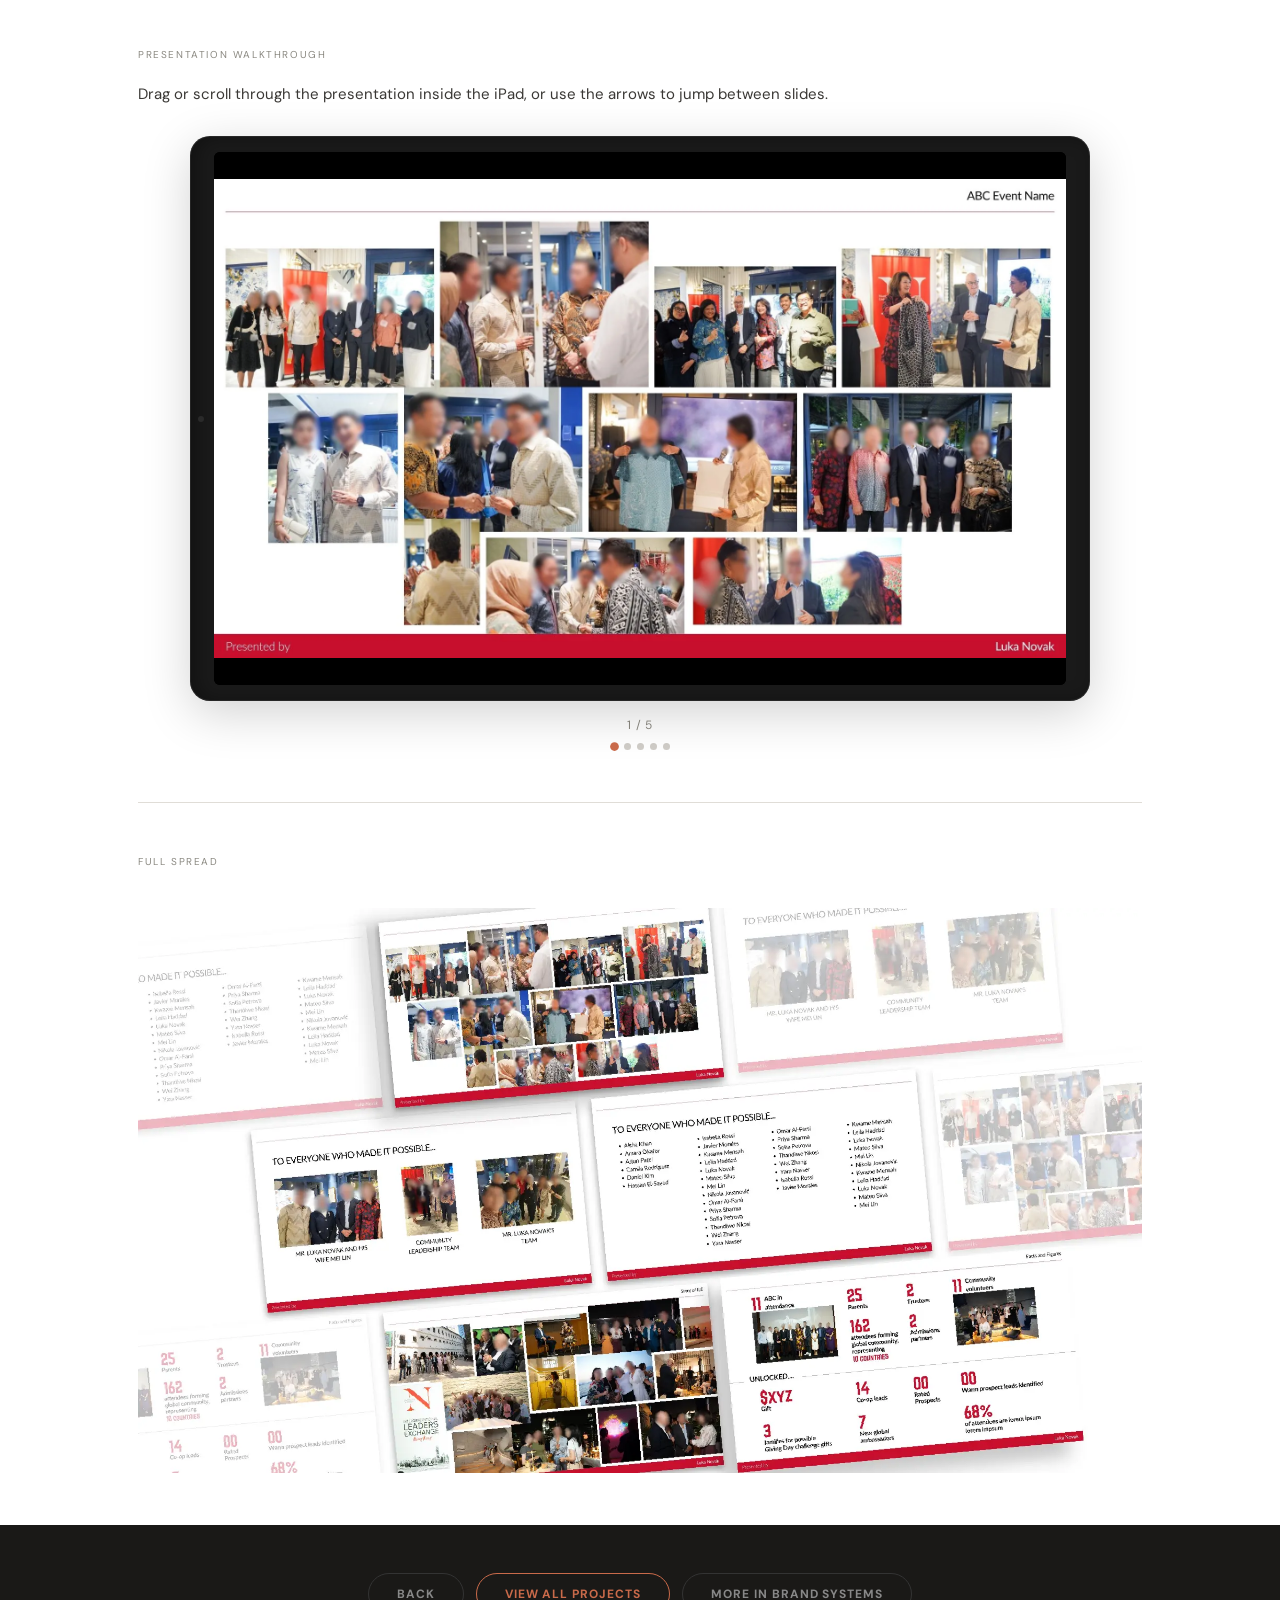
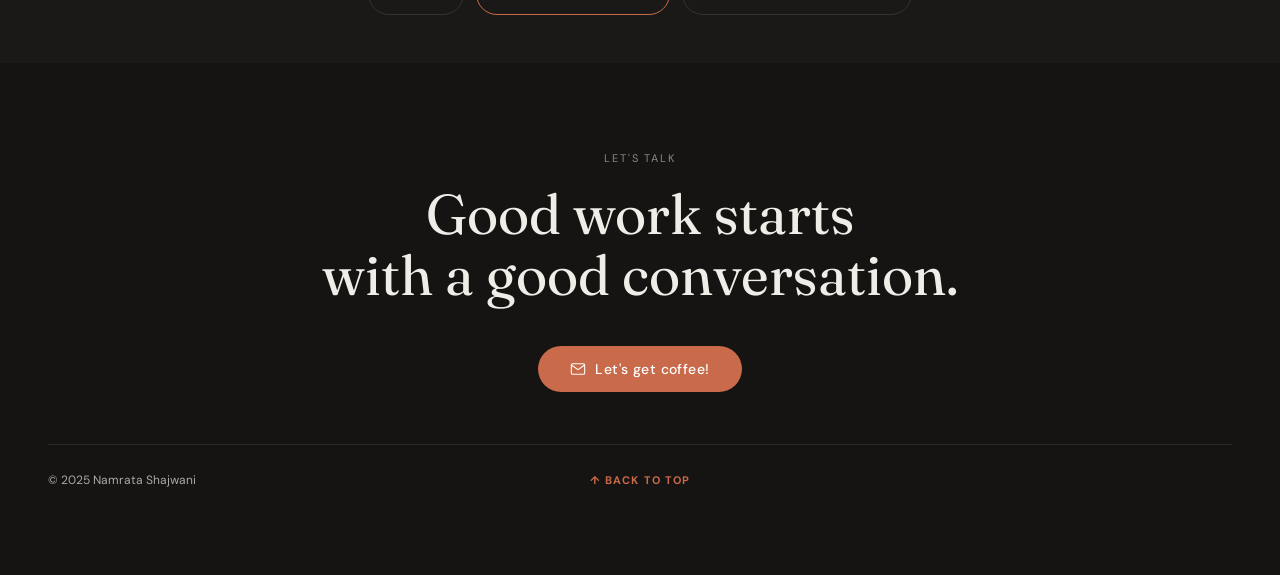
<file: work/ile-presentation.html>
<!DOCTYPE html>
<html lang="en">
<head>
<meta charset="UTF-8">
<meta name="viewport" content="width=device-width,initial-scale=1.0">
<title>Intergenerational Leaders Exchange Presentation — Namrata Shajwani</title>
<meta name="description" content="Post-event presentation design for Northeastern University's Intergenerational Leaders Exchange in Hong Kong — visual storytelling, media curation, and stakeholder reporting for a flagship advancement event.">
<link href="https://fonts.googleapis.com/css2?family=Fraunces:ital,wght@0,300;0,400;0,500;0,700;1,300;1,400&family=DM+Sans:wght@300;400;500;700&display=swap" rel="stylesheet">
<link rel="stylesheet" href="../css/style.css">
<link rel="stylesheet" href="../css/project.css">
<style>
/* ── WIDER CONTAINER ── */
.proj-container-wide{max-width:1100px;margin:0 auto;padding:0 48px}

/* ── iPad HORIZONTAL SLIDESHOW ── */
.ipad-slideshow{position:relative;max-width:900px;margin:28px auto 0;user-select:none}

/* iPad frame — horizontal/landscape with left shadow for depth */
.ipad-frame{position:relative;background:#1a1a1a;border-radius:20px;padding:16px 24px;box-shadow:0 12px 48px rgba(0,0,0,.18),inset 0 0 0 1px rgba(255,255,255,.08),inset 6px 0 18px rgba(0,0,0,.35)}
.ipad-camera{position:absolute;top:50%;left:8px;transform:translateY(-50%);width:6px;height:6px;background:#2a2a2a;border-radius:50%;z-index:2}
.ipad-screen{position:relative;width:100%;aspect-ratio:16/10;overflow:hidden;background:#000;border-radius:6px;cursor:none}

/* custom cursor — translucent circle */
.ipad-cursor{position:fixed;width:40px;height:40px;border-radius:50%;background:rgba(255,255,255,.25);border:1px solid rgba(255,255,255,.4);pointer-events:none;z-index:999;transform:translate(-50%,-50%);opacity:0;transition:opacity .2s,transform .15s}
.ipad-cursor.visible{opacity:1}
.ipad-cursor.pressing{transform:translate(-50%,-50%) scale(.75);background:rgba(255,255,255,.4)}

/* horizontal scroll container */
.ipad-scroll{position:absolute;inset:0;overflow-x:auto;overflow-y:hidden;display:flex;scroll-behavior:smooth;scroll-snap-type:x mandatory;-webkit-overflow-scrolling:touch;scrollbar-width:none}
.ipad-scroll::-webkit-scrollbar{display:none}
.ipad-scroll img{min-width:100%;width:100%;height:100%;object-fit:contain;flex-shrink:0;scroll-snap-align:start;background:#000}

/* indicator */
.ipad-indicator{text-align:center;margin-top:16px;font-size:12px;color:#8A8880;letter-spacing:.06em}

/* arrows */
.ipad-arrow{position:absolute;top:50%;transform:translateY(-50%);width:36px;height:36px;border-radius:50%;background:rgba(0,0,0,.35);border:none;cursor:pointer;color:#fff;font-size:16px;display:flex;align-items:center;justify-content:center;transition:background .2s,opacity .2s;z-index:5;opacity:0}
.ipad-slideshow:hover .ipad-arrow{opacity:1}
.ipad-arrow:hover{background:rgba(0,0,0,.65)}
.ipad-prev{left:-48px}
.ipad-next{right:-48px}

/* dots */
.ipad-dots{display:flex;justify-content:center;gap:6px;margin-top:10px}
.ipad-dot{width:7px;height:7px;border-radius:50%;background:#D0CDC8;cursor:pointer;transition:background .25s,transform .25s}
.ipad-dot.active{background:#C96A4A;transform:scale(1.25)}

/* spread — back to contained with border radius */
.spread-wrap{margin-top:40px;border-radius:14px;overflow:hidden;background:#EAE8E2}
.spread-wrap img{width:100%;display:block}

@media(max-width:1024px){
  .proj-container-wide{padding:0 32px}
  .ipad-prev{left:-40px}
  .ipad-next{right:-40px}
}
@media(max-width:768px){
  .proj-container-wide{padding:0 20px}
  .ipad-slideshow{max-width:100%}
  .ipad-frame{padding:12px 16px;border-radius:16px}
  .ipad-arrow{opacity:1}
  .ipad-prev{left:-36px}
  .ipad-next{right:-36px}
  .ipad-cursor{display:none}
  .ipad-screen{cursor:grab}
  .ipad-screen:active{cursor:grabbing}
}
@media(max-width:580px){
  .ipad-prev{left:8px;background:rgba(0,0,0,.5)}
  .ipad-next{right:8px;background:rgba(0,0,0,.5)}
}
@media(max-width:480px){
  .proj-container-wide{padding:0 16px}
  .ipad-frame{padding:8px 12px;border-radius:14px}
  .ipad-arrow{width:30px;height:30px;font-size:14px}
}
</style>
</head>
<body>

<!-- CUSTOM CURSOR -->
<div class="ipad-cursor" id="ipadCursor"></div>

<!-- NAV -->
<nav id="nav" class="nav-solid">
  <a class="nav-circle" id="navCircle" href="../index.html">
    <span class="home-icon" style="opacity:1">
      <svg width="14" height="14" viewBox="0 0 24 24" fill="none">
        <path d="M3 9.5L12 3l9 6.5V20a1 1 0 01-1 1H5a1 1 0 01-1-1V9.5z" stroke="#555" stroke-width="1.8" stroke-linejoin="round"/>
        <polyline points="9,21 9,12 15,12 15,21" stroke="#555" stroke-width="1.8" stroke-linejoin="round"/>
      </svg>
    </span>
  </a>
  <div class="nav-right">
    <a href="../index.html#work">Work</a>
    <span class="nav-sep">·</span>
    <a href="../index.html#about">About</a>
    <span class="nav-sep">·</span>
    <a href="../index.html#contact">Contact</a>
  </div>
</nav>

<!-- BREADCRUMB -->
<div class="breadcrumb">
  <a href="../index.html">Home</a>
  <span class="bc-sep">→</span>
  <a href="../index.html#work">Work</a>
  <span class="bc-sep">→</span>
  <a href="all.html?cat=brand">Brand Systems & Comms</a>
  <span class="bc-sep">→</span>
  ILE Presentation
</div>

<!-- HERO -->
<div class="proj-hero">
  <img src="../images/work/ile-presentation/ile5_b.webp" alt="ILE Presentation — Northeastern University">
  <div class="proj-hero-overlay"></div>
  <div class="proj-hero-content">
    <div class="proj-hero-cat">Brand Systems & Communications · 2025</div>
    <div class="proj-hero-title">Intergenerational Leaders<br><em>Exchange</em></div>
    <div class="pill-row">
      <span class="kpill">Presentation Design</span>
      <span class="kpill">Event Reporting</span>
      <span class="kpill">Media Curation</span>
      <span class="kpill">Visual Storytelling</span>
      <span class="kpill">Asset Management</span>
      <span class="kpill">Institutional Branding</span>
    </div>
  </div>
</div>

<div class="proj-container-wide">

  <!-- META -->
  <div class="meta-row">
    <div>
      <div class="meta-label">Role</div>
      <div class="meta-value">Graphic Design &<br>Program Assistant</div>
    </div>
    <div>
      <div class="meta-label">Built with</div>
      <div class="meta-value">Adobe Illustrator · Photoshop<br>Canva · PowerPoint</div>
    </div>
    <div>
      <div class="meta-label">Client</div>
      <div class="meta-value">Northeastern University</div>
    </div>
  </div>

  <!-- THE PROJECT -->
  <div class="proj-section">
    <div class="proj-sec-label">The Project</div>
    <div class="proj-sec-headline">Curating a flagship global event into a visually rich post-event presentation for university leadership.</div>
    <div class="proj-body">
      <p>Northeastern University's <strong>Intergenerational Leaders Exchange</strong> is one of the university's most prominent advancement events. A gathering of leaders, trustees, alumni, and global innovators exploring various themes and the future of education.</p>
      <p>I designed the comprehensive post-event presentation, which required managing a <strong>large volume of event media</strong>, coordinating assets, and identifying key personalities and moments from the gathering. Building photo collages to showcase stakeholder interactions and highlight pivotal moments was central to the deliverable.</p>
      <p>Maintaining <strong>consistency in layout, typography, imagery, and color</strong> across the full presentation was critical. The work involved showing progress, creating comparisons, and surfacing points of discussion, all refined through <strong>multiple iterative feedback cycles</strong> with internal teams. Handling sensitive institutional information throughout the process demanded discretion and professionalism.</p>
      <p style="font-size:13px;color:#8A8880;margin-top:20px;font-style:italic">Note: Not all projects and details are included due to sensitive institutional information. More information about workflow and projects is available upon request.</p>
    </div>
  </div>

  <!-- INTERACTIVE iPad SLIDESHOW — HORIZONTAL -->
  <div class="proj-section">
    <div class="proj-sec-label">Presentation Walkthrough</div>
    <div class="proj-body" style="margin-bottom:8px">
      <p>Drag or scroll through the presentation inside the iPad, or use the arrows to jump between slides.</p>
    </div>

    <div class="ipad-slideshow" id="ipadSlideshow">
      <div class="ipad-frame">
        <div class="ipad-camera"></div>
        <div class="ipad-screen" id="ipadScreen">
          <div class="ipad-scroll" id="ipadScroll">
            <img src="../images/work/ile-presentation/10.webp" alt="Slide 1" loading="lazy">
            <img src="../images/work/ile-presentation/11.webp" alt="Slide 2" loading="lazy">
            <img src="../images/work/ile-presentation/12.webp" alt="Slide 3" loading="lazy">
            <img src="../images/work/ile-presentation/13.webp" alt="Slide 4" loading="lazy">
            <img src="../images/work/ile-presentation/14.webp" alt="Slide 5" loading="lazy">
          </div>
        </div>
      </div>
      <button class="ipad-arrow ipad-prev" id="ipadPrev">‹</button>
      <button class="ipad-arrow ipad-next" id="ipadNext">›</button>
      <div class="ipad-indicator" id="ipadIndicator">1 / 5</div>
      <div class="ipad-dots" id="ipadDots"></div>
    </div>
  </div>

  <!-- SPREAD VIEW -->
  <div class="proj-section">
    <div class="proj-sec-label">Full Spread</div>
    <div class="spread-wrap">
      <img src="../images/work/ile-presentation/ile-presentation-spread.webp" alt="All slides spread view" loading="lazy">
    </div>
  </div>

</div>

<!-- PROJECT NAVIGATION -->
<div class="proj-nav">
  <a class="pn-btn" href="javascript:history.back()">
    <span class="pn-arrow pn-arrow-left">←</span>
    Back
  </a>
  <a class="pn-btn pn-btn-active" href="all.html">
    View All Projects
  </a>
  <a class="pn-btn" href="all.html?cat=brand">
    More in Brand Systems
    <span class="pn-arrow pn-arrow-right">→</span>
  </a>
</div>

<!-- CONTACT -->
<div class="contact" id="contact">
  <div class="contact-pre">Let's talk</div>
  <div class="contact-head">Good work starts<br>with a good conversation.</div>
  <div class="c-btns">
    <a class="c-btn-coffee" href="mailto:shajwaninamrata@gmail.com?subject=Let's%20chat%20more%20over%20coffee">
      <svg width="16" height="16" viewBox="0 0 24 24" fill="none"><path d="M4 4h16c1.1 0 2 .9 2 2v12c0 1.1-.9 2-2 2H4c-1.1 0-2-.9-2-2V6c0-1.1.9-2 2-2z" stroke="#fff" stroke-width="1.6"/><polyline points="22,6 12,13 2,6" stroke="#fff" stroke-width="1.6"/></svg>
      Let's get coffee!
    </a>
  </div>
  <div class="contact-foot">
    <span class="contact-copy">© 2025 Namrata Shajwani</span>
    <button class="back-btn" onclick="window.scrollTo({top:0,behavior:'smooth'})">↑ Back to top</button>
    <span></span>
  </div>
</div>

<script src="../js/main.js"></script>
<script>
(function(){
  var scrollEl=document.getElementById('ipadScroll');
  var screen=document.getElementById('ipadScreen');
  var prevBtn=document.getElementById('ipadPrev');
  var nextBtn=document.getElementById('ipadNext');
  var indicator=document.getElementById('ipadIndicator');
  var dotsWrap=document.getElementById('ipadDots');
  var cursorEl=document.getElementById('ipadCursor');
  var slides=scrollEl.querySelectorAll('img');
  var total=slides.length;
  var cur=0;

  // build dots
  for(var i=0;i<total;i++){
    var d=document.createElement('div');
    d.className='ipad-dot'+(i===0?' active':'');
    d.setAttribute('data-i',i);
    d.addEventListener('click',function(){goTo(parseInt(this.getAttribute('data-i')))});
    dotsWrap.appendChild(d);
  }
  var dots=dotsWrap.querySelectorAll('.ipad-dot');

  function updateIndicator(idx){
    dots[cur].classList.remove('active');
    cur=idx;
    dots[cur].classList.add('active');
    indicator.textContent=(cur+1)+' / '+total;
  }

  function goTo(idx){
    idx=Math.max(0,Math.min(total-1,idx));
    var slideWidth=slides[0].offsetWidth;
    scrollEl.scrollTo({left:slideWidth*idx,behavior:'smooth'});
  }

  function getVisibleSlide(){
    var scrollLeft=scrollEl.scrollLeft;
    var slideWidth=slides[0].offsetWidth;
    return Math.min(total-1,Math.max(0,Math.round(scrollLeft/slideWidth)));
  }

  // update indicator on scroll
  var scrollTimer=null;
  scrollEl.addEventListener('scroll',function(){
    clearTimeout(scrollTimer);
    scrollTimer=setTimeout(function(){
      var vis=getVisibleSlide();
      if(vis!==cur)updateIndicator(vis);
    },80);
  });

  // arrow buttons
  prevBtn.addEventListener('click',function(){goTo(cur-1)});
  nextBtn.addEventListener('click',function(){goTo(cur+1)});

  // keyboard
  var inView=false;
  if('IntersectionObserver' in window){
    new IntersectionObserver(function(e){inView=e[0].isIntersecting},{threshold:.3}).observe(document.getElementById('ipadSlideshow'));
  }
  document.addEventListener('keydown',function(e){
    if(!inView)return;
    if(e.key==='ArrowLeft'||e.key==='ArrowUp'){e.preventDefault();goTo(cur-1)}
    if(e.key==='ArrowRight'||e.key==='ArrowDown'){e.preventDefault();goTo(cur+1)}
  });

  // custom cursor — show/hide/move
  var cursorVisible=false;
  screen.addEventListener('mouseenter',function(){
    cursorEl.classList.add('visible');
    cursorVisible=true;
  });
  screen.addEventListener('mouseleave',function(){
    cursorEl.classList.remove('visible','pressing');
    cursorVisible=false;
  });
  screen.addEventListener('mousemove',function(e){
    if(cursorVisible){
      cursorEl.style.left=e.clientX+'px';
      cursorEl.style.top=e.clientY+'px';
    }
  });

  // drag to scroll horizontally
  var dragging=false,startX=0,startScroll=0,hasMoved=false;
  screen.addEventListener('mousedown',function(e){
    dragging=true;
    hasMoved=false;
    startX=e.clientX;
    startScroll=scrollEl.scrollLeft;
    scrollEl.style.scrollBehavior='auto';
    scrollEl.style.scrollSnapType='none';
    cursorEl.classList.add('pressing');
    e.preventDefault();
  });
  document.addEventListener('mousemove',function(e){
    if(!dragging)return;
    var dx=startX-e.clientX;
    if(Math.abs(dx)>3)hasMoved=true;
    scrollEl.scrollLeft=startScroll+dx;
    if(cursorVisible){
      cursorEl.style.left=e.clientX+'px';
      cursorEl.style.top=e.clientY+'px';
    }
  });
  document.addEventListener('mouseup',function(){
    if(!dragging)return;
    dragging=false;
    cursorEl.classList.remove('pressing');
    scrollEl.style.scrollBehavior='smooth';
    scrollEl.style.scrollSnapType='x mandatory';
    // snap to nearest slide
    var vis=getVisibleSlide();
    goTo(vis);
  });

  // mouse wheel — horizontal scroll
  var wheelCooldown=false;
  screen.addEventListener('wheel',function(e){
    if(wheelCooldown)return;
    if(Math.abs(e.deltaX)>Math.abs(e.deltaY)&&Math.abs(e.deltaX)>15){
      e.preventDefault();
      e.deltaX>0?goTo(cur+1):goTo(cur-1);
      wheelCooldown=true;
      setTimeout(function(){wheelCooldown=false},500);
    }
  },{passive:false});

  // touch swipe
  var sx=0;
  screen.addEventListener('touchstart',function(e){sx=e.touches[0].clientX},{passive:true});
  screen.addEventListener('touchend',function(e){
    var dx=e.changedTouches[0].clientX-sx;
    if(Math.abs(dx)>40){dx<0?goTo(cur+1):goTo(cur-1)}
  },{passive:true});
})();
</script>
</body>
</html>
</file>
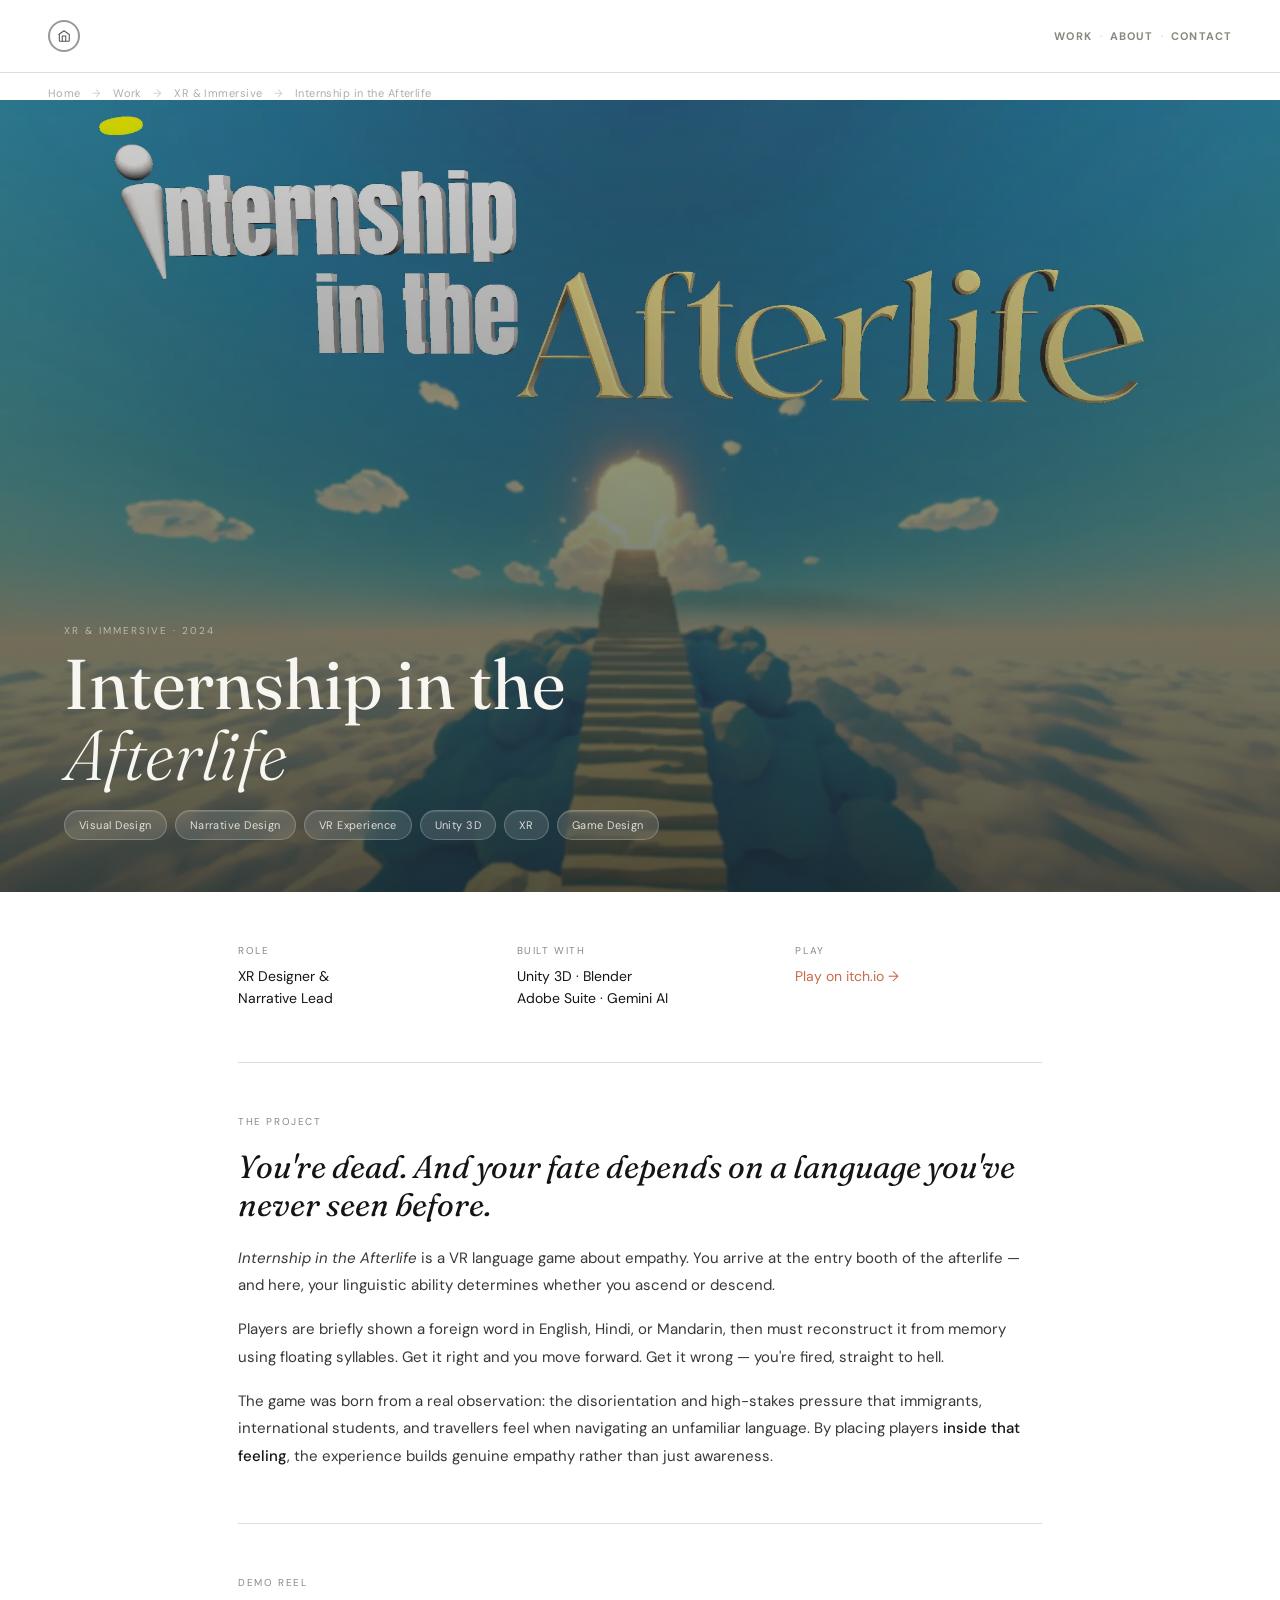
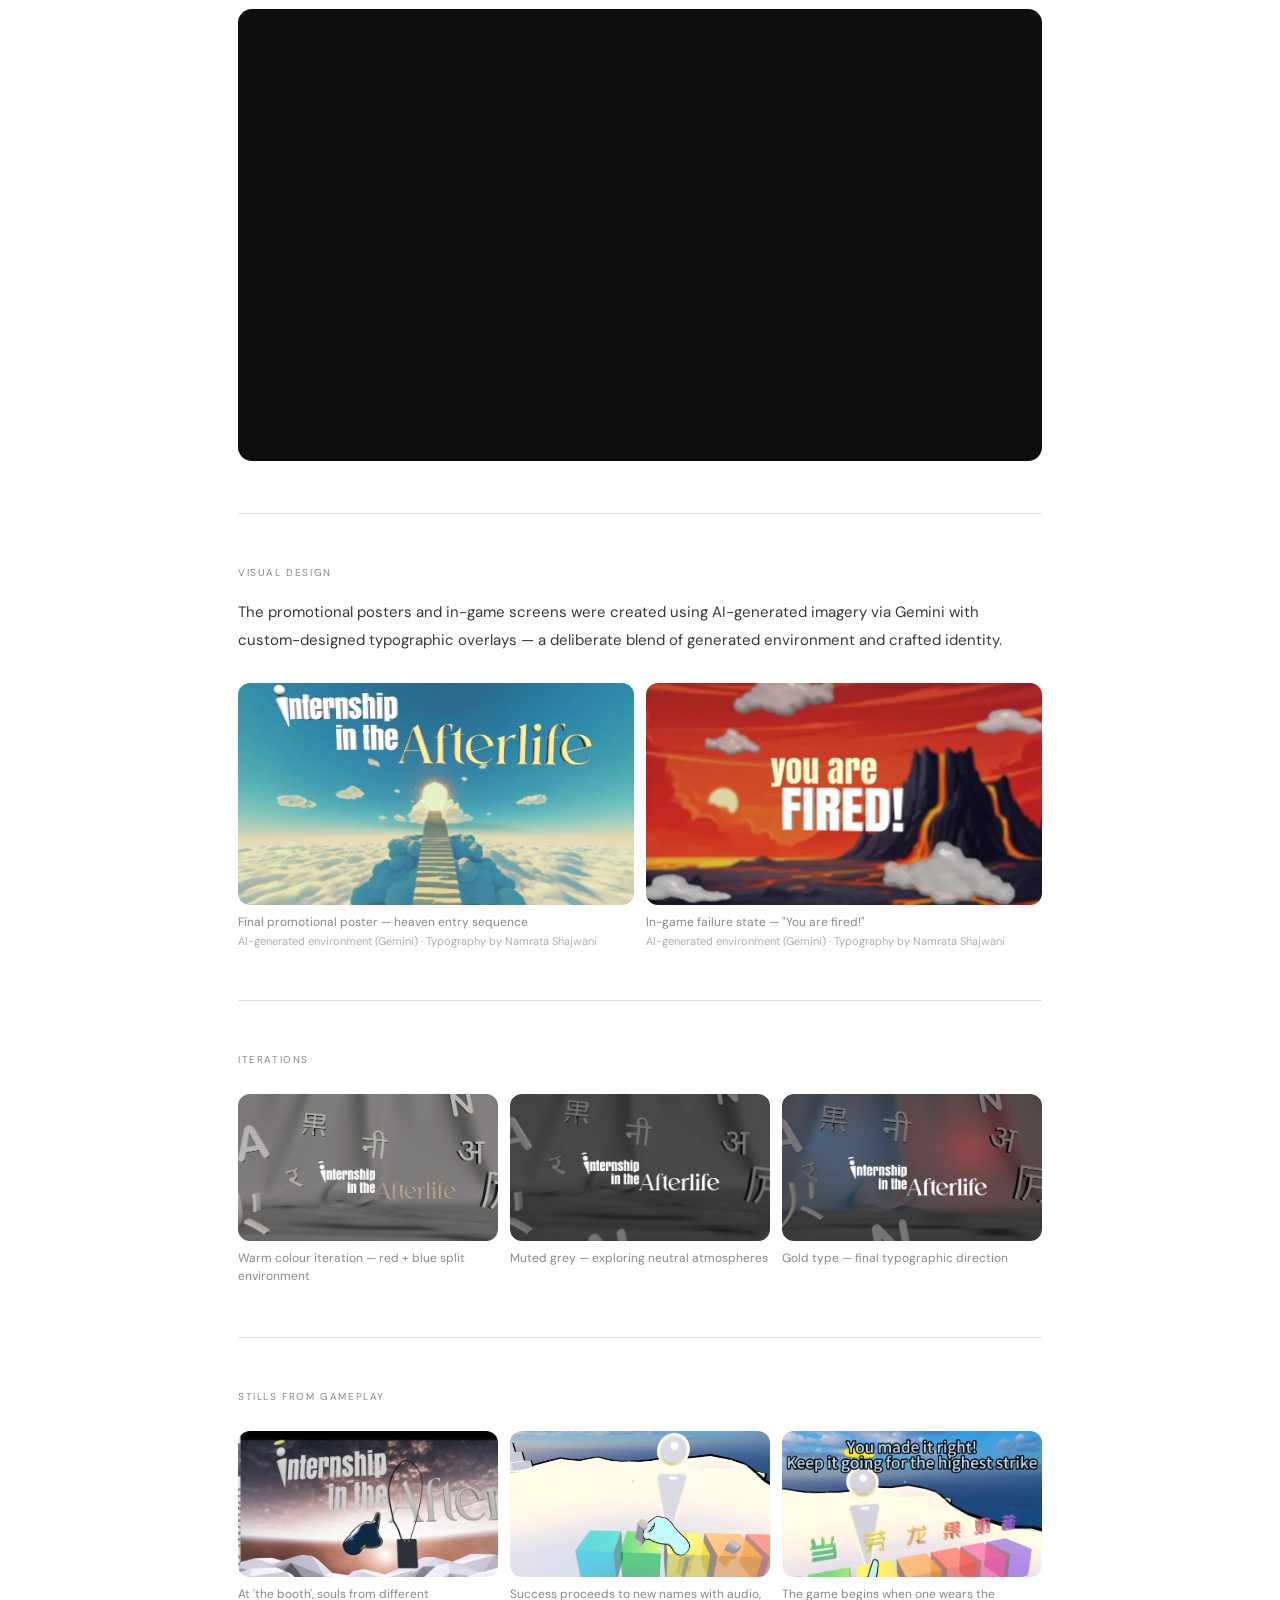
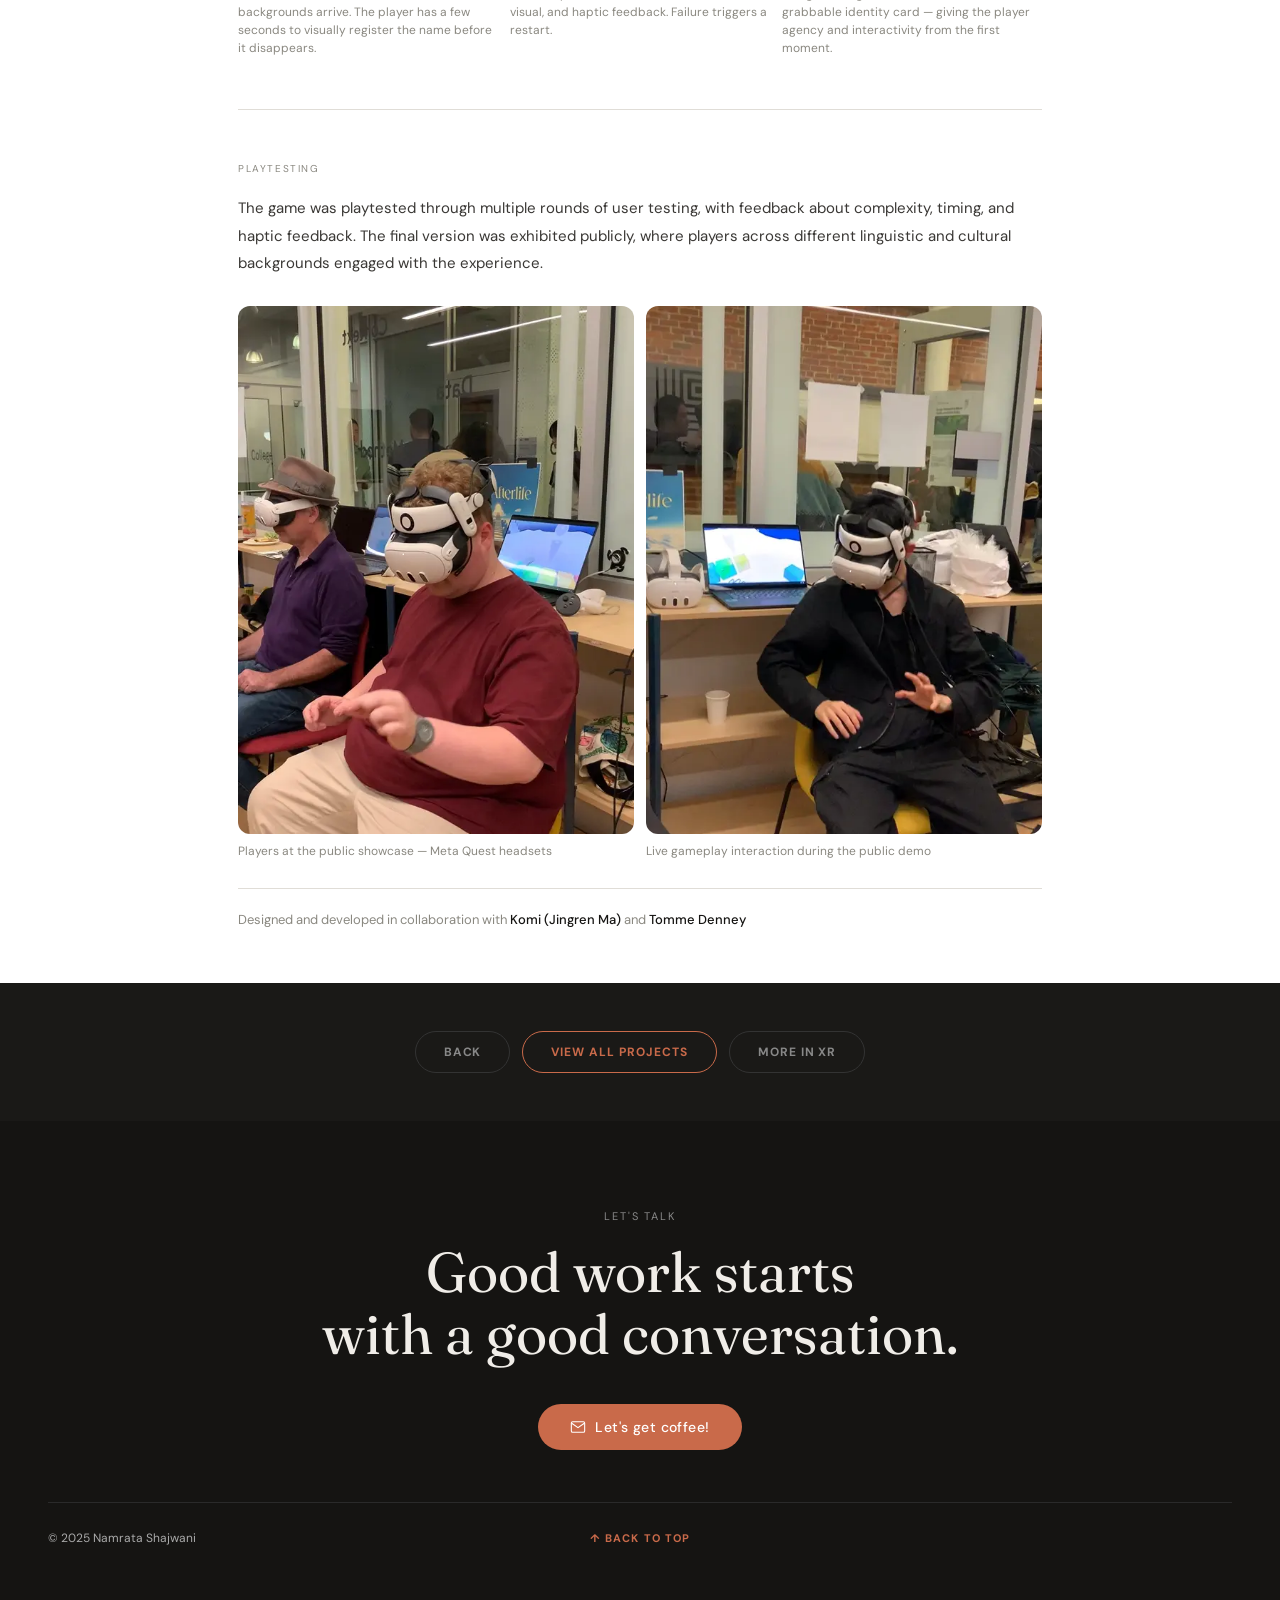
<file: work/internship-in-the-afterlife.html>
<!DOCTYPE html>
<html lang="en">
<head>
<meta charset="UTF-8">
<meta name="viewport" content="width=device-width,initial-scale=1.0">
<title>Internship in the Afterlife — Namrata Shajwani</title>
<meta name="description" content="A VR language game about empathy — players reconstruct foreign words in the afterlife. Designed in Unity 3D with narrative design, visual design, and XR interaction.">
<link href="https://fonts.googleapis.com/css2?family=Fraunces:ital,wght@0,300;0,400;0,500;0,700;1,300;1,400&family=DM+Sans:wght@300;400;500;700&display=swap" rel="stylesheet">
<link rel="stylesheet" href="../css/style.css">
<link rel="stylesheet" href="../css/project.css">
</head>
<body>

<!-- NAV — same as homepage, solid background -->
<nav id="nav" class="nav-solid">
  <a class="nav-circle" id="navCircle" href="../index.html">
    <span class="home-icon" style="opacity:1">
      <svg width="14" height="14" viewBox="0 0 24 24" fill="none">
        <path d="M3 9.5L12 3l9 6.5V20a1 1 0 01-1 1H5a1 1 0 01-1-1V9.5z" stroke="#555" stroke-width="1.8" stroke-linejoin="round"/>
        <polyline points="9,21 9,12 15,12 15,21" stroke="#555" stroke-width="1.8" stroke-linejoin="round"/>
      </svg>
    </span>
  </a>
  <div class="nav-right">
    <a href="../index.html#work">Work</a>
    <span class="nav-sep">·</span>
    <a href="../index.html#about">About</a>
    <span class="nav-sep">·</span>
    <a href="../index.html#contact">Contact</a>
  </div>
</nav>

<!-- BREADCRUMB -->
<div class="breadcrumb">
  <a href="../index.html">Home</a>
  <span class="bc-sep">→</span>
  <a href="../index.html#work">Work</a>
  <span class="bc-sep">→</span>
  <a href="all.html?cat=xr">XR & Immersive</a>
  <span class="bc-sep">→</span>
  Internship in the Afterlife
</div>

<!-- HERO -->
<div class="proj-hero">
  <img src="../images/work/internship-in-the-afterlife/internship-hero.webp" alt="Internship in the Afterlife — Heaven poster">
  <div class="proj-hero-overlay"></div>
  <div class="proj-hero-content">
    <div class="proj-hero-cat">XR & Immersive · 2024</div>
    <div class="proj-hero-title">Internship in the<br><em>Afterlife</em></div>
    <div class="pill-row">
      <span class="kpill">Visual Design</span>
      <span class="kpill">Narrative Design</span>
      <span class="kpill">VR Experience</span>
      <span class="kpill">Unity 3D</span>
      <span class="kpill">XR</span>
      <span class="kpill">Game Design</span>
    </div>
  </div>
</div>

<div class="proj-container">

  <!-- META -->
  <div class="meta-row">
    <div>
      <div class="meta-label">Role</div>
      <div class="meta-value">XR Designer &<br>Narrative Lead</div>
    </div>
    <div>
      <div class="meta-label">Built with</div>
      <div class="meta-value">Unity 3D · Blender<br>Adobe Suite · Gemini AI</div>
    </div>
    <div>
      <div class="meta-label">Play</div>
      <div class="meta-value"><a href="https://tommedenney.itch.io/internship-in-the-afterlife" target="_blank">Play on itch.io →</a></div>
    </div>
  </div>

  <!-- THE PROJECT -->
  <div class="proj-section">
    <div class="proj-sec-label">The Project</div>
    <div class="proj-sec-headline">You're dead. And your fate depends on a language you've never seen before.</div>
    <div class="proj-body">
      <p><em>Internship in the Afterlife</em> is a VR language game about empathy. You arrive at the entry booth of the afterlife — and here, your linguistic ability determines whether you ascend or descend.</p>
      <p>Players are briefly shown a foreign word in English, Hindi, or Mandarin, then must reconstruct it from memory using floating syllables. Get it right and you move forward. Get it wrong — you're fired, straight to hell.</p>
      <p>The game was born from a real observation: the disorientation and high-stakes pressure that immigrants, international students, and travellers feel when navigating an unfamiliar language. By placing players <strong>inside that feeling</strong>, the experience builds genuine empathy rather than just awareness.</p>
    </div>
  </div>

  <!-- DEMO REEL -->
  <div class="proj-section">
    <div class="proj-sec-label">Demo Reel</div>
    <div class="video-wrap">
      <iframe src="https://player.vimeo.com/video/1174049800?autoplay=0&title=0&byline=0&portrait=0&color=C96A4A" allowfullscreen allow="autoplay; fullscreen; picture-in-picture"></iframe>
    </div>
  </div>

  <!-- VISUAL DESIGN -->
  <div class="proj-section">
    <div class="proj-sec-label">Visual Design</div>
    <div class="proj-body">
      <p>The promotional posters and in-game screens were created using AI-generated imagery via Gemini with custom-designed typographic overlays — a deliberate blend of generated environment and crafted identity.</p>
    </div>
    <div class="img-grid-2">
      <div>
        <div class="img-wrap wide">
          <img src="../images/work/internship-in-the-afterlife/internship-hero.webp" alt="Heaven poster" loading="lazy">
        </div>
        <div class="img-cap">Final promotional poster — heaven entry sequence</div>
        <div class="img-credit">AI-generated environment (Gemini) · Typography by Namrata Shajwani</div>
      </div>
      <div>
        <div class="img-wrap wide">
          <img src="../images/work/internship-in-the-afterlife/you-are-fired.webp" alt="You are fired — hell screen" loading="lazy">
        </div>
        <div class="img-cap">In-game failure state — "You are fired!"</div>
        <div class="img-credit">AI-generated environment (Gemini) · Typography by Namrata Shajwani</div>
      </div>
    </div>
  </div>

  <!-- ITERATIONS -->
  <div class="proj-section">
    <div class="proj-sec-label">Iterations</div>
    <div class="img-grid-3">
      <div>
        <div class="img-wrap wide">
          <img src="../images/work/internship-in-the-afterlife/internship-iteration1.webp" alt="Iteration 1" loading="lazy">
        </div>
        <div class="img-cap">Warm colour iteration — red + blue split environment</div>
      </div>
      <div>
        <div class="img-wrap wide">
          <img src="../images/work/internship-in-the-afterlife/internship-iteration2.webp" alt="Iteration 2" loading="lazy">
        </div>
        <div class="img-cap">Muted grey — exploring neutral atmospheres</div>
      </div>
      <div>
        <div class="img-wrap wide">
          <img src="../images/work/internship-in-the-afterlife/internship-iteration3.webp" alt="Iteration 3" loading="lazy">
        </div>
        <div class="img-cap">Gold type — final typographic direction</div>
      </div>
    </div>
  </div>

  <!-- GAMEPLAY STILLS -->
  <div class="proj-section">
    <div class="proj-sec-label">Stills from Gameplay</div>
    <div class="img-grid-3">
      <div>
        <div class="img-wrap wide">
          <img src="../images/work/internship-in-the-afterlife/internship-gameplay1.webp" alt="The booth" loading="lazy">
        </div>
        <div class="img-cap">At 'the booth', souls from different backgrounds arrive. The player has a few seconds to visually register the name before it disappears.</div>
      </div>
      <div>
        <div class="img-wrap wide">
          <img src="../images/work/internship-in-the-afterlife/internship-gameplay2.webp" alt="Feedback and rewards" loading="lazy">
        </div>
        <div class="img-cap">Success proceeds to new names with audio, visual, and haptic feedback. Failure triggers a restart.</div>
      </div>
      <div>
        <div class="img-wrap wide">
          <img src="../images/work/internship-in-the-afterlife/internship-gameplay3.webp" alt="Identity card mechanic" loading="lazy">
        </div>
        <div class="img-cap">The game begins when one wears the grabbable identity card — giving the player agency and interactivity from the first moment.</div>
      </div>
    </div>
  </div>

  <!-- PLAYTESTING -->
  <div class="proj-section">
    <div class="proj-sec-label">Playtesting</div>
    <div class="proj-body" style="margin-bottom:24px">
      <p>The game was playtested through multiple rounds of user testing, with feedback about complexity, timing, and haptic feedback. The final version was exhibited publicly, where players across different linguistic and cultural backgrounds engaged with the experience.</p>
    </div>
    <div class="img-grid-2">
      <div>
        <div class="img-wrap portrait">
          <img src="../images/work/internship-in-the-afterlife/internship-usertesting1.webp" alt="User testing at showcase" loading="lazy">
        </div>
        <div class="img-cap">Players at the public showcase — Meta Quest headsets</div>
      </div>
      <div>
        <div class="img-wrap portrait">
          <img src="../images/work/internship-in-the-afterlife/internship-usertesting2.webp" alt="User testing — second player" loading="lazy">
        </div>
        <div class="img-cap">Live gameplay interaction during the public demo</div>
      </div>
    </div>

    <div class="collab-line">
      Designed and developed in collaboration with <strong>Komi (Jingren Ma)</strong> and <strong>Tomme Denney</strong>
    </div>
  </div>

</div>

<!-- PROJECT NAVIGATION -->
<div class="proj-nav">
  <a class="pn-btn" href="javascript:history.back()">
    <span class="pn-arrow pn-arrow-left">←</span>
    Back
  </a>
  <a class="pn-btn pn-btn-active" href="all.html">
    View All Projects
  </a>
  <a class="pn-btn" href="all.html?cat=xr">
    More in XR
    <span class="pn-arrow pn-arrow-right">→</span>
  </a>
</div>

<!-- CONTACT -->
<div class="contact" id="contact">
  <div class="contact-pre">Let's talk</div>
  <div class="contact-head">Good work starts<br>with a good conversation.</div>
  <div class="c-btns">
    <a class="c-btn-coffee" href="mailto:shajwaninamrata@gmail.com?subject=Let's%20chat%20more%20over%20coffee">
      <svg width="16" height="16" viewBox="0 0 24 24" fill="none"><path d="M4 4h16c1.1 0 2 .9 2 2v12c0 1.1-.9 2-2 2H4c-1.1 0-2-.9-2-2V6c0-1.1.9-2 2-2z" stroke="#fff" stroke-width="1.6"/><polyline points="22,6 12,13 2,6" stroke="#fff" stroke-width="1.6"/></svg>
      Let's get coffee!
    </a>
  </div>
  <div class="contact-foot">
    <span class="contact-copy">© 2025 Namrata Shajwani</span>
    <button class="back-btn" onclick="window.scrollTo({top:0,behavior:'smooth'})">↑ Back to top</button>
    <span></span>
  </div>
</div>

<script src="../js/main.js"></script>
</body>
</html>
</file>
<file: css/style.css>
/* ═══════════════════════════════════════════════
   NAMRATA SHAJWANI — SHARED STYLES
   css/style.css
   Used on every page: nav, contact, typography, resets
   ═══════════════════════════════════════════════ */

/* ── RESET & BASE ── */
*{box-sizing:border-box;margin:0;padding:0}
html{scroll-behavior:smooth}
body{background:#fff;font-family:'DM Sans',sans-serif;color:#151412;overflow-x:hidden}

/* ── TYPOGRAPHY ── */
a{text-decoration:none}

/* ── NAV ── */
nav{position:fixed;top:0;left:0;right:0;z-index:100;padding:20px 48px;display:flex;justify-content:space-between;align-items:center;transition:background .4s,box-shadow .4s}
nav.scrolled{background:#fff;box-shadow:0 1px 0 #E0DDD7}
.nav-circle{width:32px;height:32px;border-radius:50%;border:2px solid rgba(248,246,241,.6);cursor:pointer;transition:all .3s;display:flex;align-items:center;justify-content:center;flex-shrink:0;position:relative}
.nav-circle:hover{transform:scale(1.1)}
nav.scrolled .nav-circle{border-color:#999}
.nav-circle.advancing{animation:pulse .3s ease}
@keyframes pulse{0%{transform:scale(1)}50%{transform:scale(1.2)}100%{transform:scale(1)}}
.home-icon{opacity:0;transition:opacity .3s;position:absolute;display:flex;align-items:center;justify-content:center}
nav.scrolled .home-icon{opacity:1}
.nav-right{display:flex;align-items:center;gap:8px}
.nav-right a{font-size:11px;font-weight:700;color:rgba(248,246,241,.6);text-decoration:none;letter-spacing:.1em;text-transform:uppercase;transition:color .2s;cursor:pointer}
.nav-right a:hover{color:rgba(248,246,241,1)}
nav.scrolled .nav-right a{color:#8A8880}
nav.scrolled .nav-right a:hover{color:#151412}
.nav-sep{color:rgba(248,246,241,.3);font-size:11px;transition:color .4s}
nav.scrolled .nav-sep{color:#C0BDB8}

/* Nav — solid background variant (for pages without hero behind nav) */
nav.nav-solid{background:#fff;box-shadow:0 1px 0 #E0DDD7}
nav.nav-solid .nav-circle{border-color:#999}
nav.nav-solid .home-icon{opacity:1}
nav.nav-solid .nav-right a{color:#8A8880}
nav.nav-solid .nav-right a:hover{color:#151412}
nav.nav-solid .nav-sep{color:#C0BDB8}

/* Breadcrumb — subtle path below nav on inner pages */
.breadcrumb{padding:14px 48px 0;margin-top:72px;font-size:11px;color:#B0ADA8;letter-spacing:.04em}
.breadcrumb a{color:#B0ADA8;text-decoration:none;transition:color .2s}
.breadcrumb a:hover{color:#151412}
.breadcrumb .bc-sep{margin:0 8px;color:#D0CDC8}

/* ── CONTACT FOOTER ── */
.contact{background:#151412;padding:88px 48px;text-align:center}
.contact-pre{font-size:11px;letter-spacing:.18em;color:#888;text-transform:uppercase;margin-bottom:18px}
.contact-head{font-family:'Fraunces',serif;font-size:clamp(28px,4.5vw,56px);font-weight:400;color:#F0EDE8;line-height:1.1;margin-bottom:40px}
.c-btns{display:flex;gap:10px;justify-content:center;flex-wrap:wrap;margin-bottom:52px}
.c-btn-coffee{padding:14px 32px;border-radius:100px;font-size:14px;font-family:'DM Sans',sans-serif;font-weight:500;cursor:pointer;transition:all .2s;text-decoration:none;display:inline-flex;align-items:center;gap:9px;letter-spacing:.03em;border:none;background:#C96A4A;color:#fff}
.c-btn-coffee:hover{background:#b55a3a;transform:scale(1.02)}
.contact-foot{display:flex;justify-content:center;align-items:center;padding-top:28px;border-top:1px solid #2a2a2a;font-size:12px;color:#aaa;position:relative}
.contact-copy{position:absolute;left:0;font-size:12px;color:#aaa}
.back-btn{background:none;border:none;font-family:'DM Sans',sans-serif;font-size:11px;font-weight:700;letter-spacing:.1em;text-transform:uppercase;color:#C96A4A;cursor:pointer}

/* ── PROJECT NAV (bottom of project pages) ── */
.proj-nav{background:#1a1917;padding:48px;display:flex;justify-content:center;align-items:center;gap:12px;flex-wrap:wrap}
.pn-btn{padding:12px 28px;border-radius:100px;font-size:12px;font-family:'DM Sans',sans-serif;font-weight:700;letter-spacing:.08em;text-transform:uppercase;text-decoration:none;color:#888;border:1px solid #333;background:transparent;cursor:pointer;display:inline-flex;align-items:center;gap:0;transition:all .25s;overflow:hidden}
.pn-btn:hover{border-color:#666;color:#F8F6F1}
.pn-arrow{display:inline-block;max-width:0;opacity:0;transition:max-width .3s ease,opacity .25s ease,margin .3s ease;overflow:hidden;white-space:nowrap}
.pn-btn:hover .pn-arrow-left{max-width:24px;opacity:1;margin-right:8px}
.pn-btn:hover .pn-arrow-right{max-width:24px;opacity:1;margin-left:8px}
.pn-btn-active{border-color:#C96A4A;color:#C96A4A}
.pn-btn-active:hover{background:rgba(201,106,74,.1);color:#C96A4A;border-color:#C96A4A}

/* ── SHARED UTILITY ── */
.sec-eyebrow-row{display:flex;justify-content:center;align-items:center;gap:12px;margin-bottom:32px}
.sec-label{font-size:11px;font-weight:700;letter-spacing:.14em;color:#8A8880;text-transform:uppercase}
.sec-divider{color:#D0CDC8;font-size:11px}
.view-all{font-size:11px;font-weight:700;color:#C96A4A;text-decoration:underline;text-underline-offset:4px;letter-spacing:.1em;text-transform:uppercase;cursor:pointer;transition:opacity .2s;background:none;border:none;font-family:'DM Sans',sans-serif;padding:0}
.view-all:hover{opacity:.7}

/* ── GRID CARDS (reused on home, all-works, category pages) ── */
.proj-rows{display:flex;flex-direction:column;gap:12px}
.proj-row{display:grid;gap:12px}
.proj-row.r3{grid-template-columns:repeat(3,1fr)}
.proj-row.r2{grid-template-columns:repeat(2,1fr)}
.grid-card{border-radius:14px;overflow:hidden;position:relative;cursor:pointer;background:#EAE8E2;aspect-ratio:1/1}
.grid-card img{width:100%;height:100%;object-fit:cover;display:block;transition:transform .6s ease}
.grid-card:hover img{transform:scale(1.06)}
.g-overlay{position:absolute;inset:0;background:linear-gradient(to top,rgba(10,9,8,.88) 0%,rgba(10,9,8,.1) 55%,transparent 100%);opacity:0;transition:opacity .35s}
.grid-card:hover .g-overlay{opacity:1}
.g-info{position:absolute;bottom:0;left:0;right:0;padding:18px 20px;transform:translateY(8px);opacity:0;transition:all .35s}
.grid-card:hover .g-info{opacity:1;transform:translateY(0)}
.g-cat{font-size:10px;letter-spacing:.14em;color:#C96A4A;text-transform:uppercase;margin-bottom:4px}
.g-title{font-size:14px;font-weight:500;color:#F8F6F1}

/* ── RESPONSIVE — SHARED ── */
@media(max-width:1024px){
  nav{padding:18px 32px}
  .contact{padding:72px 32px}
  .breadcrumb{padding:14px 32px 0}
  .proj-nav{padding:40px 32px}
}
@media(max-width:768px){
  nav{padding:16px 20px}
  .contact{padding:64px 20px 80px}
  .breadcrumb{padding:12px 20px 0}
  .proj-nav{padding:36px 20px;gap:10px}
  .pn-btn{padding:10px 20px;font-size:11px}
  .proj-row.r3{grid-template-columns:repeat(2,1fr)}
  .proj-row.r2{grid-template-columns:repeat(2,1fr)}
  .contact-foot{flex-direction:column;gap:12px;text-align:center}
  .contact-copy{position:static;order:2}
  .back-btn{order:1}
}
@media(max-width:480px){
  nav{padding:14px 16px}
  .contact{padding:56px 16px 72px}
  .breadcrumb{padding:10px 16px 0;font-size:10px}
  .proj-nav{flex-direction:column;gap:8px;padding:32px 16px}
  .pn-btn{width:100%;justify-content:center}
  .proj-row.r3,.proj-row.r2{grid-template-columns:1fr}
  .grid-card{aspect-ratio:1/1}
  .nav-sep{display:none}
  .nav-right{gap:12px}
  .nav-right a{font-size:10px}
  .contact-foot{flex-direction:column;gap:12px;text-align:center}
  .contact-copy{position:static;order:2}
  .back-btn{order:1}
}
</file>
<file: css/project.css>
/* ═══════════════════════════════════════════════
   NAMRATA SHAJWANI — PROJECT PAGE STYLES
   css/project.css
   Loaded on all project case-study pages
   ═══════════════════════════════════════════════ */

/* ── PROJECT HERO ── */
.proj-hero{position:relative;height:88vh;min-height:560px;overflow:hidden}
.proj-hero img{width:100%;height:100%;object-fit:cover;display:block}
.proj-hero-overlay{position:absolute;inset:0;background:linear-gradient(to bottom,rgba(10,9,8,.18) 0%,rgba(10,9,8,.68) 100%)}
.proj-hero-content{position:absolute;bottom:0;left:0;right:0;padding:52px 64px}
.proj-hero-cat{font-size:10px;letter-spacing:.2em;color:rgba(248,246,241,.55);text-transform:uppercase;margin-bottom:12px}
.proj-hero-title{font-family:'Fraunces',serif;font-size:clamp(36px,5.5vw,72px);font-weight:400;color:#F8F6F1;line-height:1.0;margin-bottom:20px}
.proj-hero-title em{font-style:italic;font-weight:300}
.pill-row{display:flex;gap:8px;flex-wrap:wrap}
.kpill{padding:7px 14px;border-radius:100px;font-size:11px;color:rgba(248,246,241,.85);border:1px solid rgba(255,255,255,.22);background:rgba(255,255,255,.12);backdrop-filter:blur(14px);-webkit-backdrop-filter:blur(14px);box-shadow:inset 0 1px 1px rgba(255,255,255,.15);letter-spacing:.04em}

/* ── CONTAINER ── */
.proj-container{max-width:900px;margin:0 auto;padding:0 48px}

/* ── META ROW ── */
.meta-row{display:grid;grid-template-columns:1fr 1fr 1fr;gap:32px;padding:52px 0;border-bottom:1px solid #E0DDD7}
.meta-label{font-size:10px;letter-spacing:.16em;color:#8A8880;text-transform:uppercase;margin-bottom:8px}
.meta-value{font-size:14px;color:#151412;line-height:1.6}
.meta-value a{color:#C96A4A;text-decoration:none;transition:color .2s}
.meta-value a:hover{text-decoration:underline}

/* ── CONTENT SECTIONS ── */
.proj-section{padding:52px 0;border-bottom:1px solid #E0DDD7}
.proj-section:last-child{border-bottom:none}
.proj-sec-label{font-size:10px;letter-spacing:.16em;color:#8A8880;text-transform:uppercase;margin-bottom:20px}
.proj-sec-headline{font-family:'Fraunces',serif;font-size:clamp(22px,2.8vw,32px);font-weight:400;font-style:italic;color:#151412;line-height:1.2;margin-bottom:20px}
.proj-body{font-size:15px;color:#3a3835;line-height:1.85}
.proj-body p{margin-bottom:16px}
.proj-body p:last-child{margin-bottom:0}
.proj-body strong{color:#151412;font-weight:500}

/* ── VIDEO ── */
.video-wrap{position:relative;width:100%;padding-bottom:56.25%;border-radius:14px;overflow:hidden;background:#0e0e0c;margin-top:8px}
.video-wrap iframe{position:absolute;top:0;left:0;width:100%;height:100%;border:none}

/* ── IMAGE GRIDS ── */
.img-grid-2{display:grid;grid-template-columns:1fr 1fr;gap:12px;margin-top:28px}
.img-grid-3{display:grid;grid-template-columns:1fr 1fr 1fr;gap:12px;margin-top:28px}
.img-wrap{border-radius:12px;overflow:hidden;background:#EAE8E2}
.img-wrap img{width:100%;height:100%;object-fit:cover;display:block}
.img-wrap.wide{aspect-ratio:16/9}
.img-wrap.portrait{aspect-ratio:3/4}
.img-cap{font-size:12px;color:#8A8880;margin-top:8px;line-height:1.5}
.img-credit{font-size:11px;color:#B0ADA8;margin-top:3px}

/* ── COLLAB LINE ── */
.collab-line{font-size:13px;color:#8A8880;margin-top:28px;padding-top:20px;border-top:1px solid #E0DDD7;line-height:1.7}
.collab-line strong{color:#151412;font-weight:500}

/* ── RESPONSIVE — PROJECT ── */
@media(max-width:1024px){
  .proj-hero-content{padding:44px 48px}
  .proj-container{padding:0 32px}
}
@media(max-width:768px){
  .proj-hero{height:70vh;min-height:420px}
  .proj-hero-content{padding:36px 32px}
  .proj-container{padding:0 20px}
  .meta-row{grid-template-columns:1fr;gap:20px;padding:36px 0}
  .img-grid-2{grid-template-columns:1fr}
  .img-grid-3{grid-template-columns:1fr}
  .proj-section{padding:40px 0}
}
@media(max-width:480px){
  .proj-hero{height:60vh;min-height:360px}
  .proj-hero-content{padding:28px 20px}
  .proj-container{padding:0 16px}
  .proj-hero-title{font-size:clamp(28px,8vw,48px)}
  .pill-row{gap:6px}
  .kpill{padding:5px 10px;font-size:10px}
}
</file>
